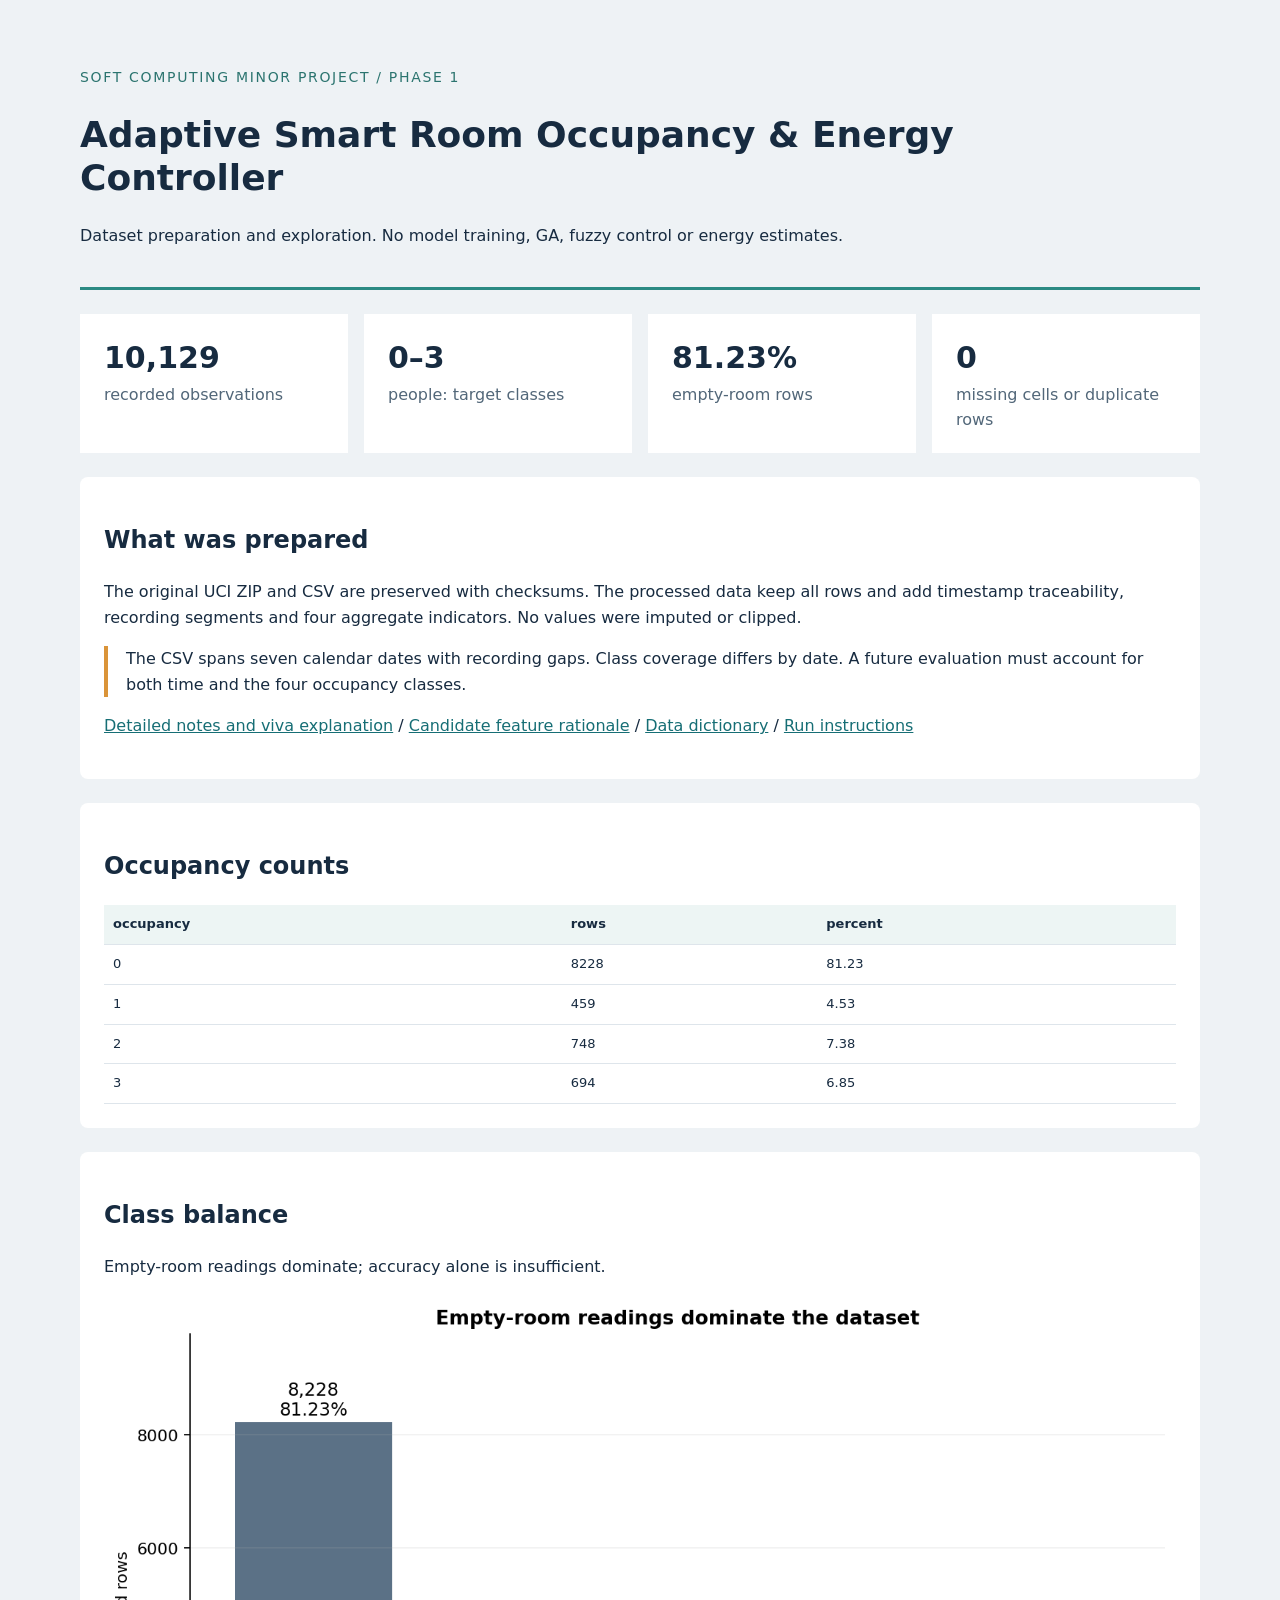
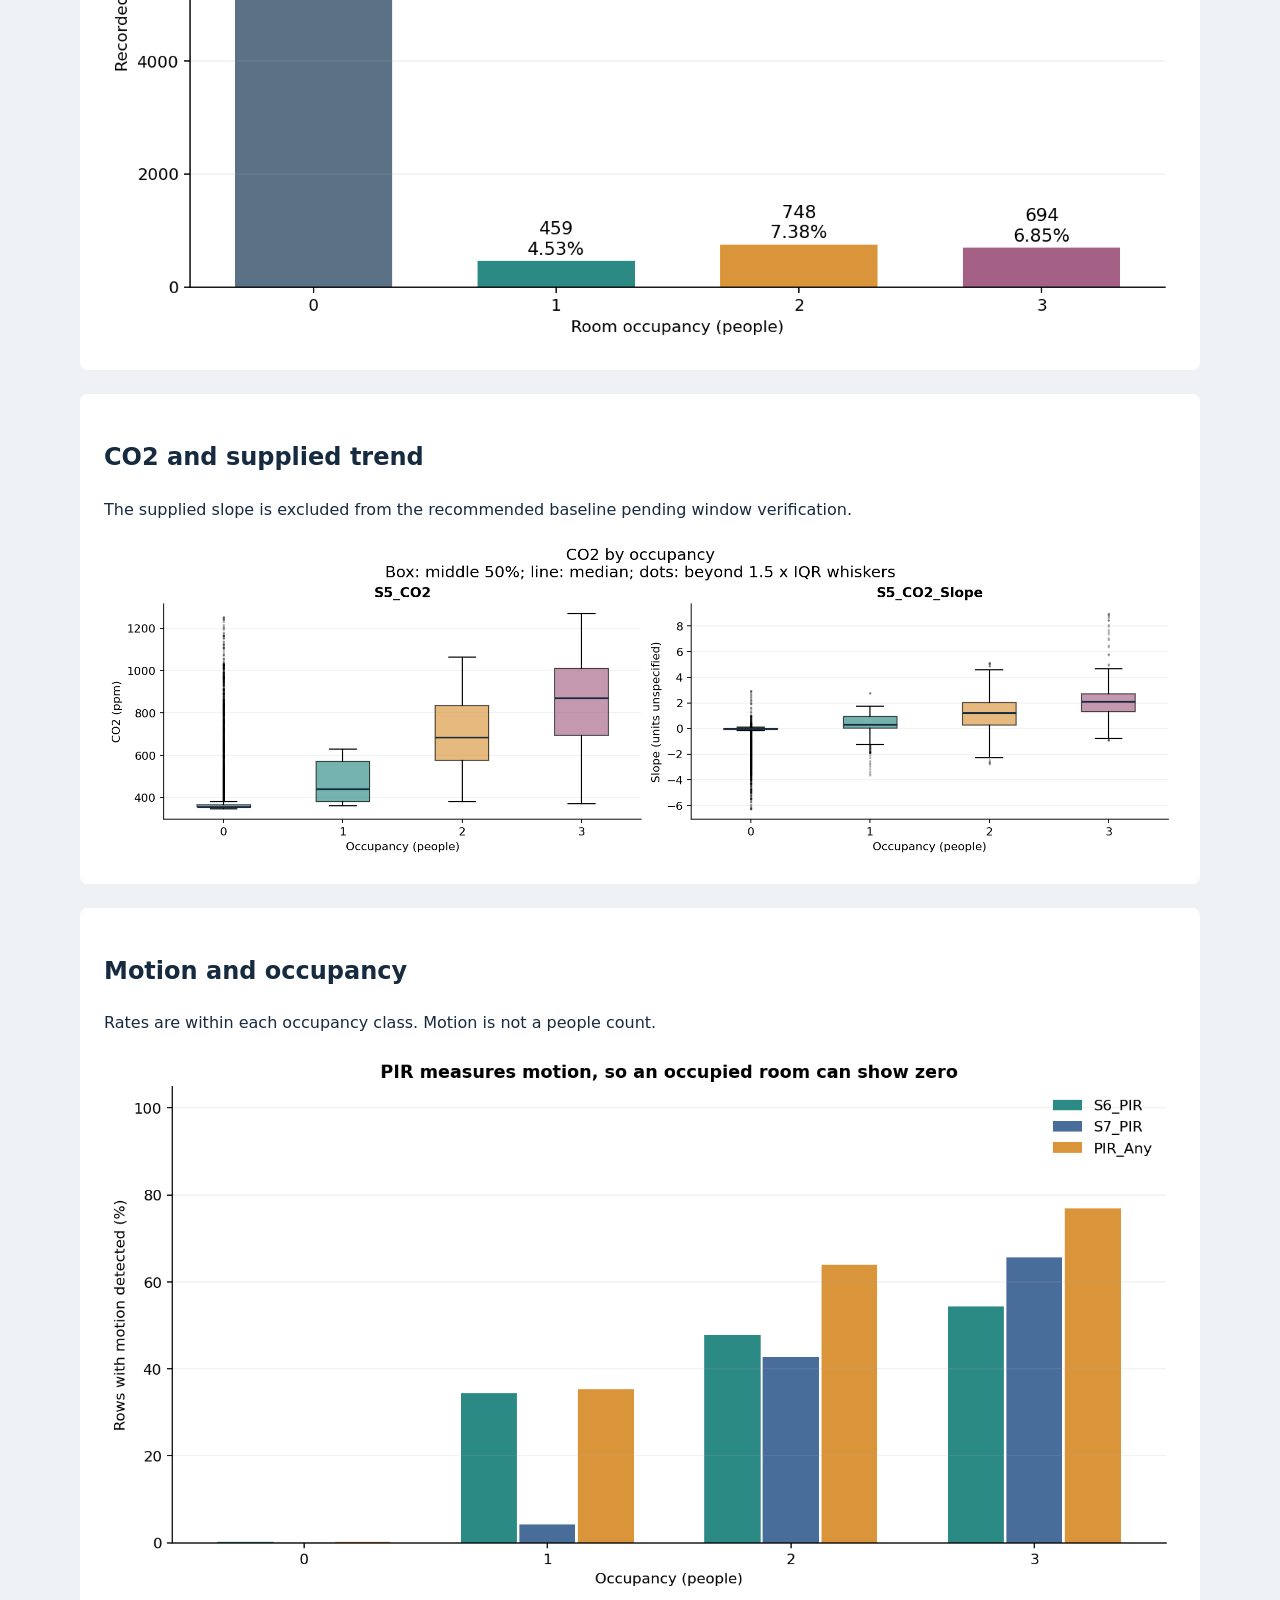
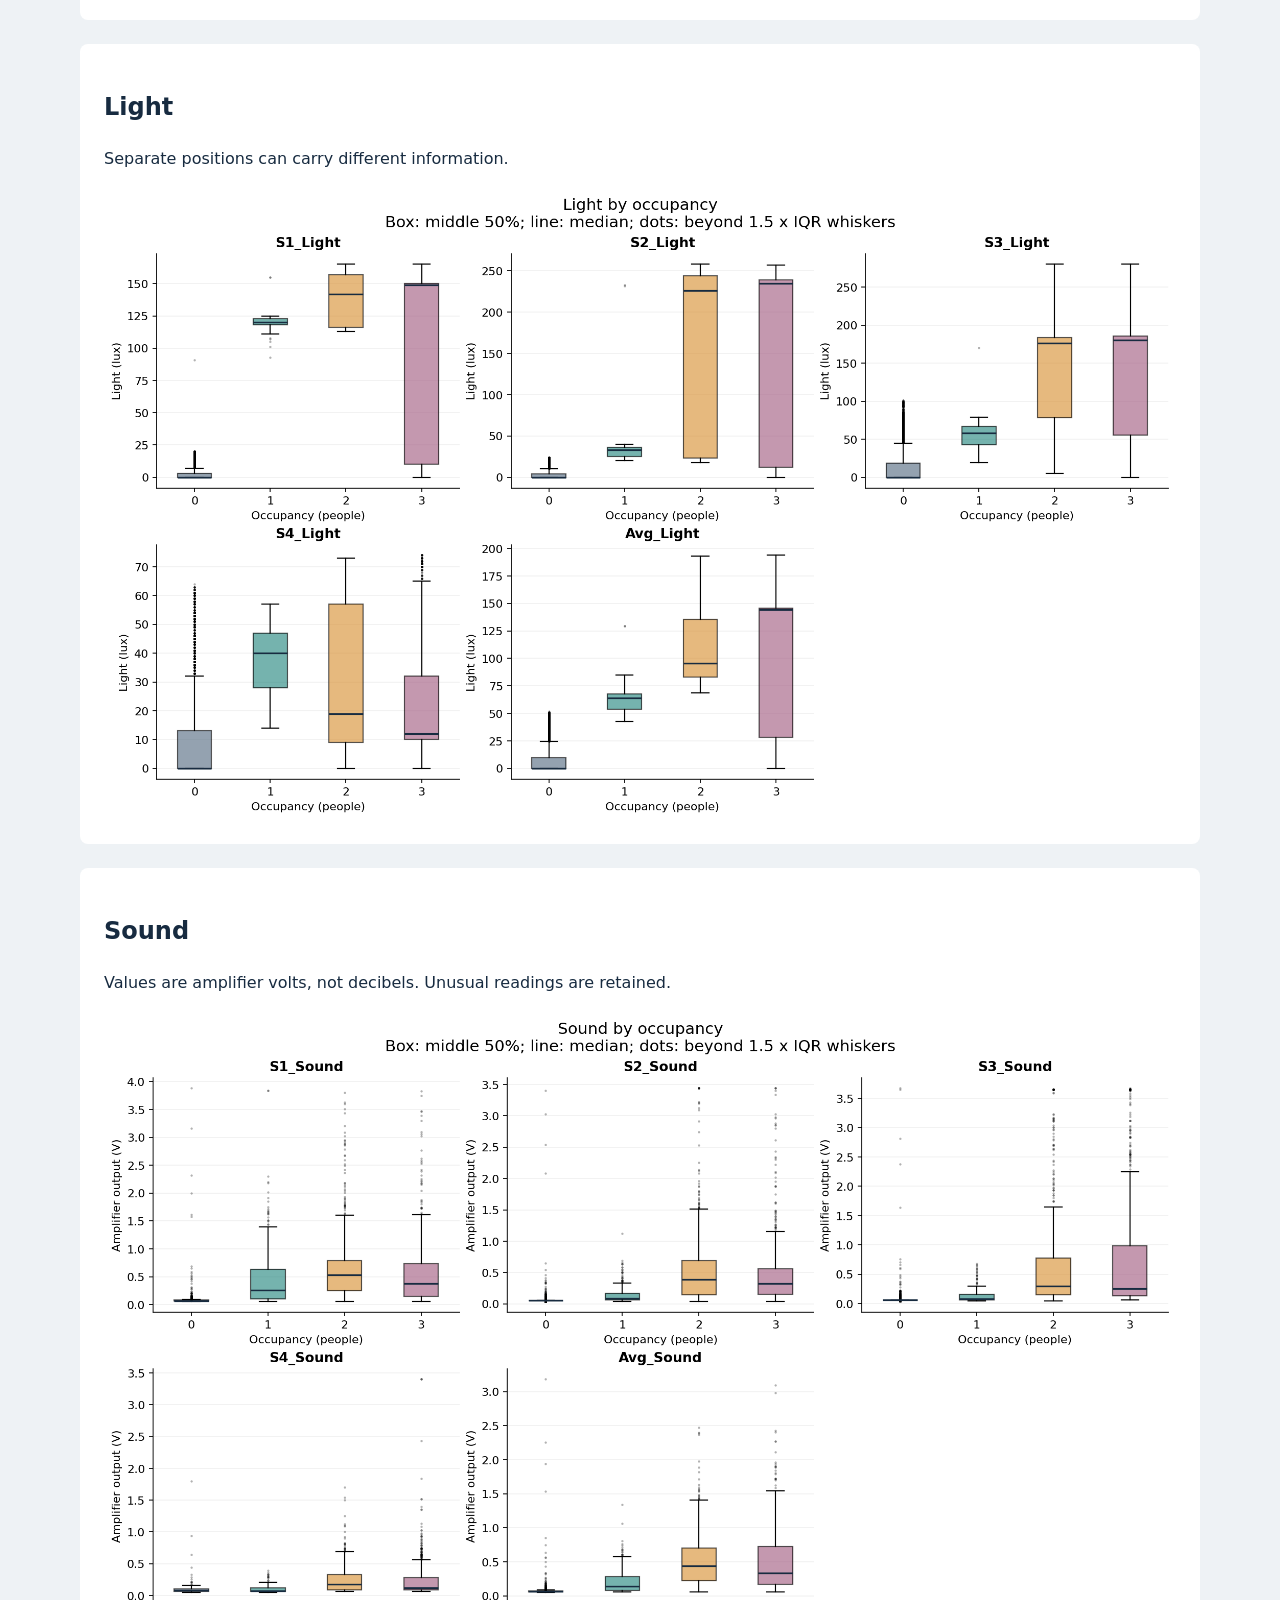
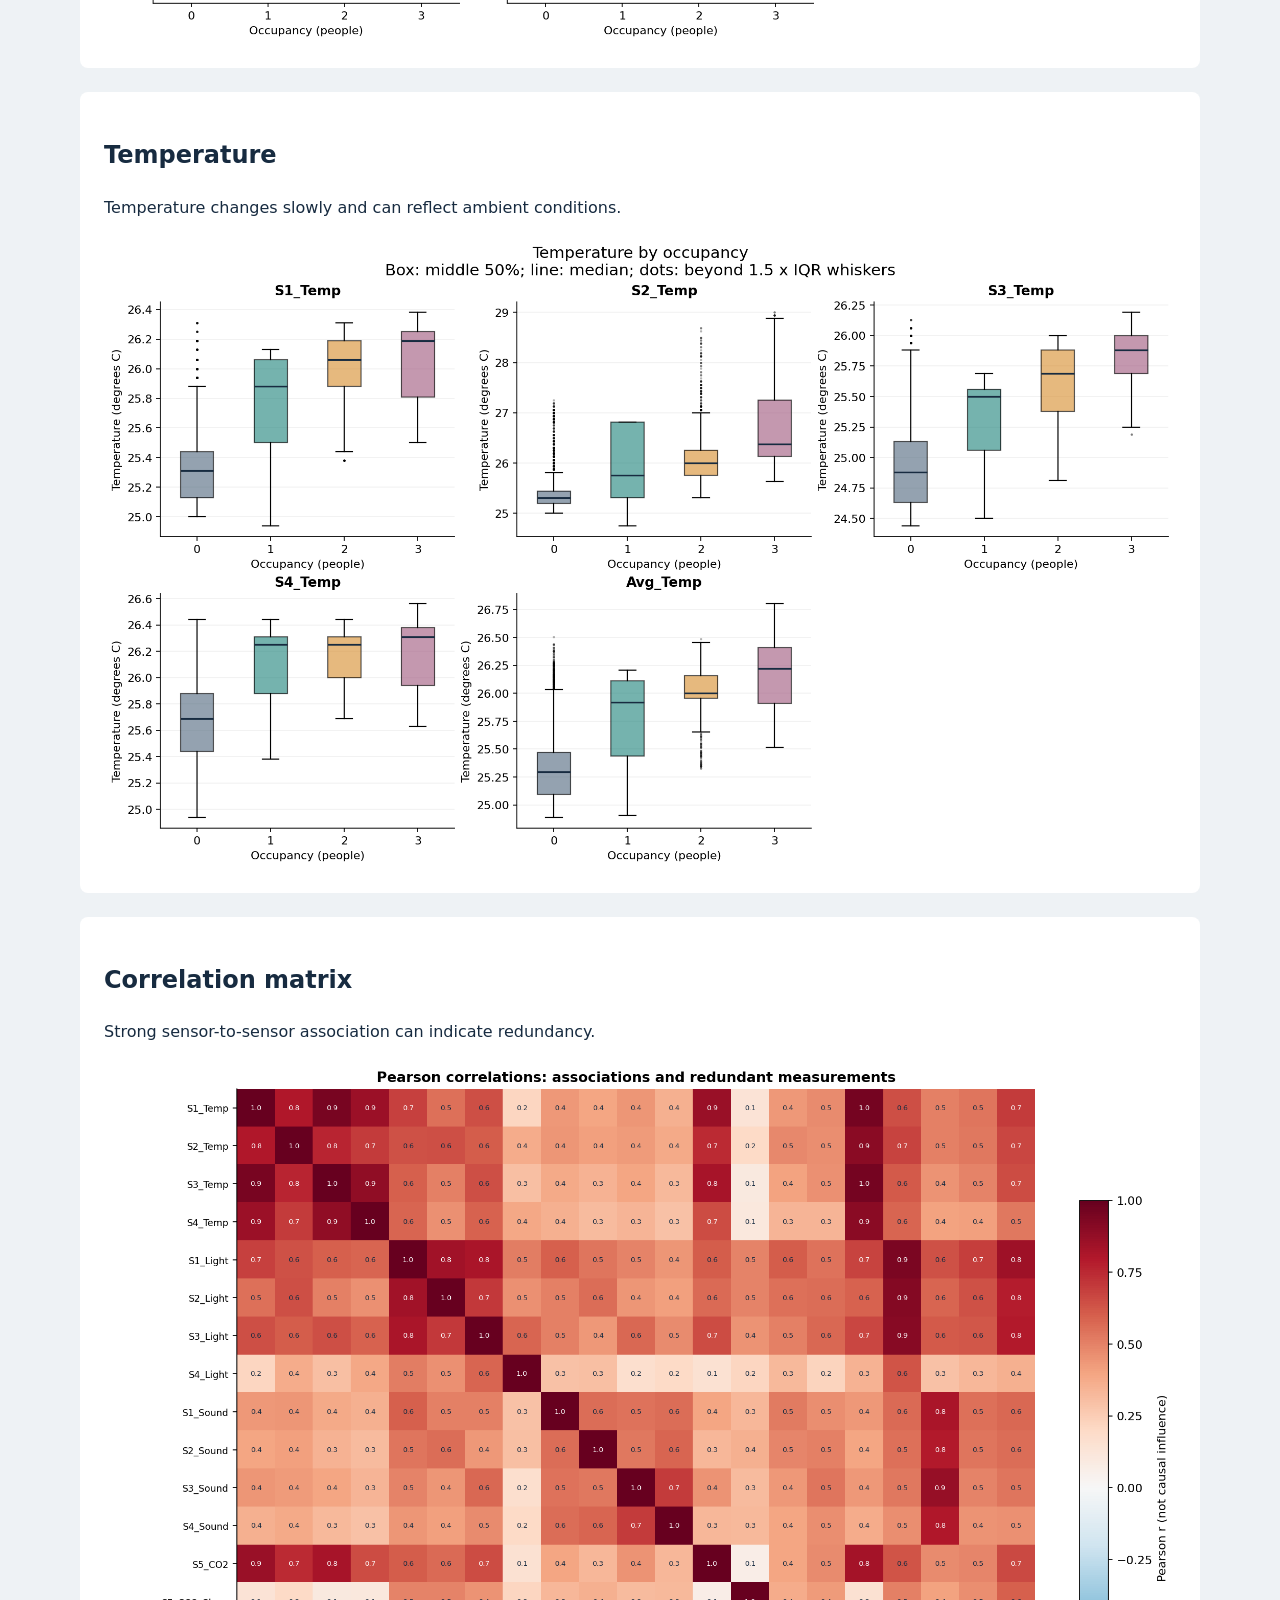
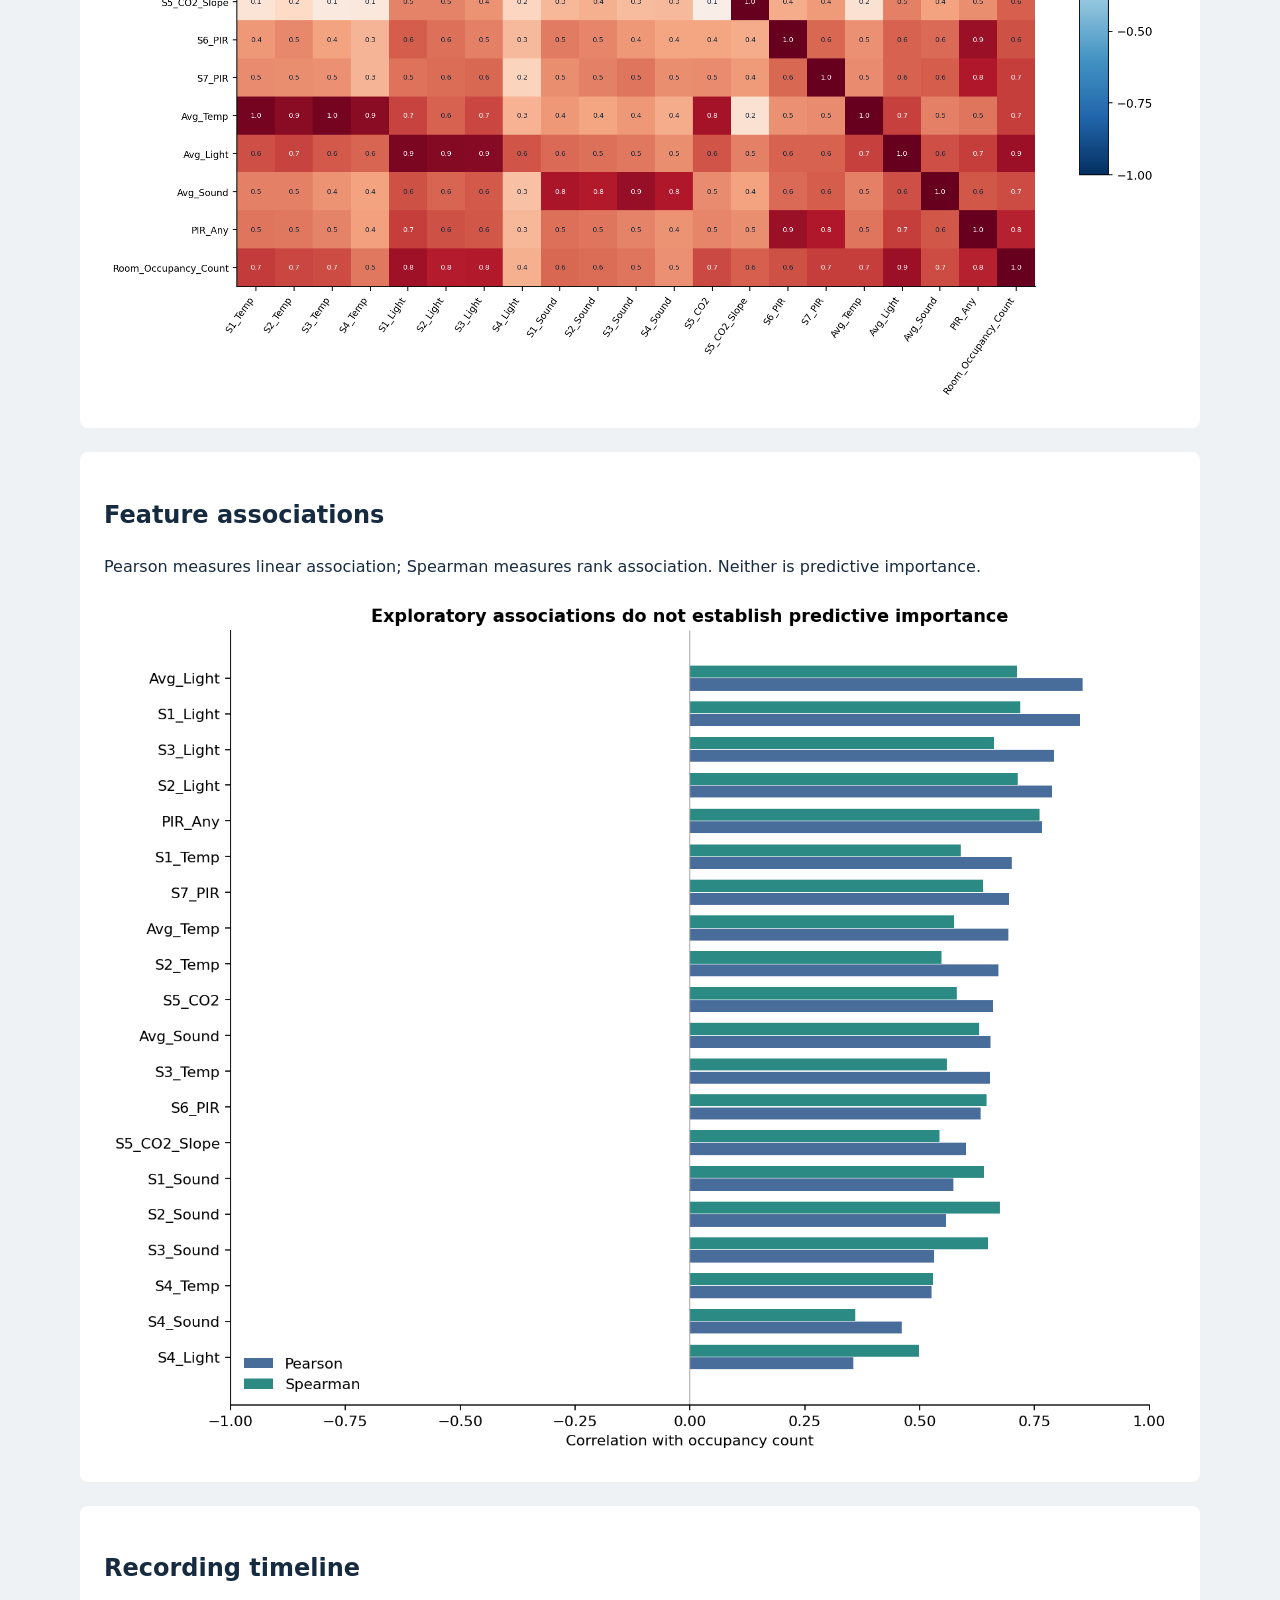
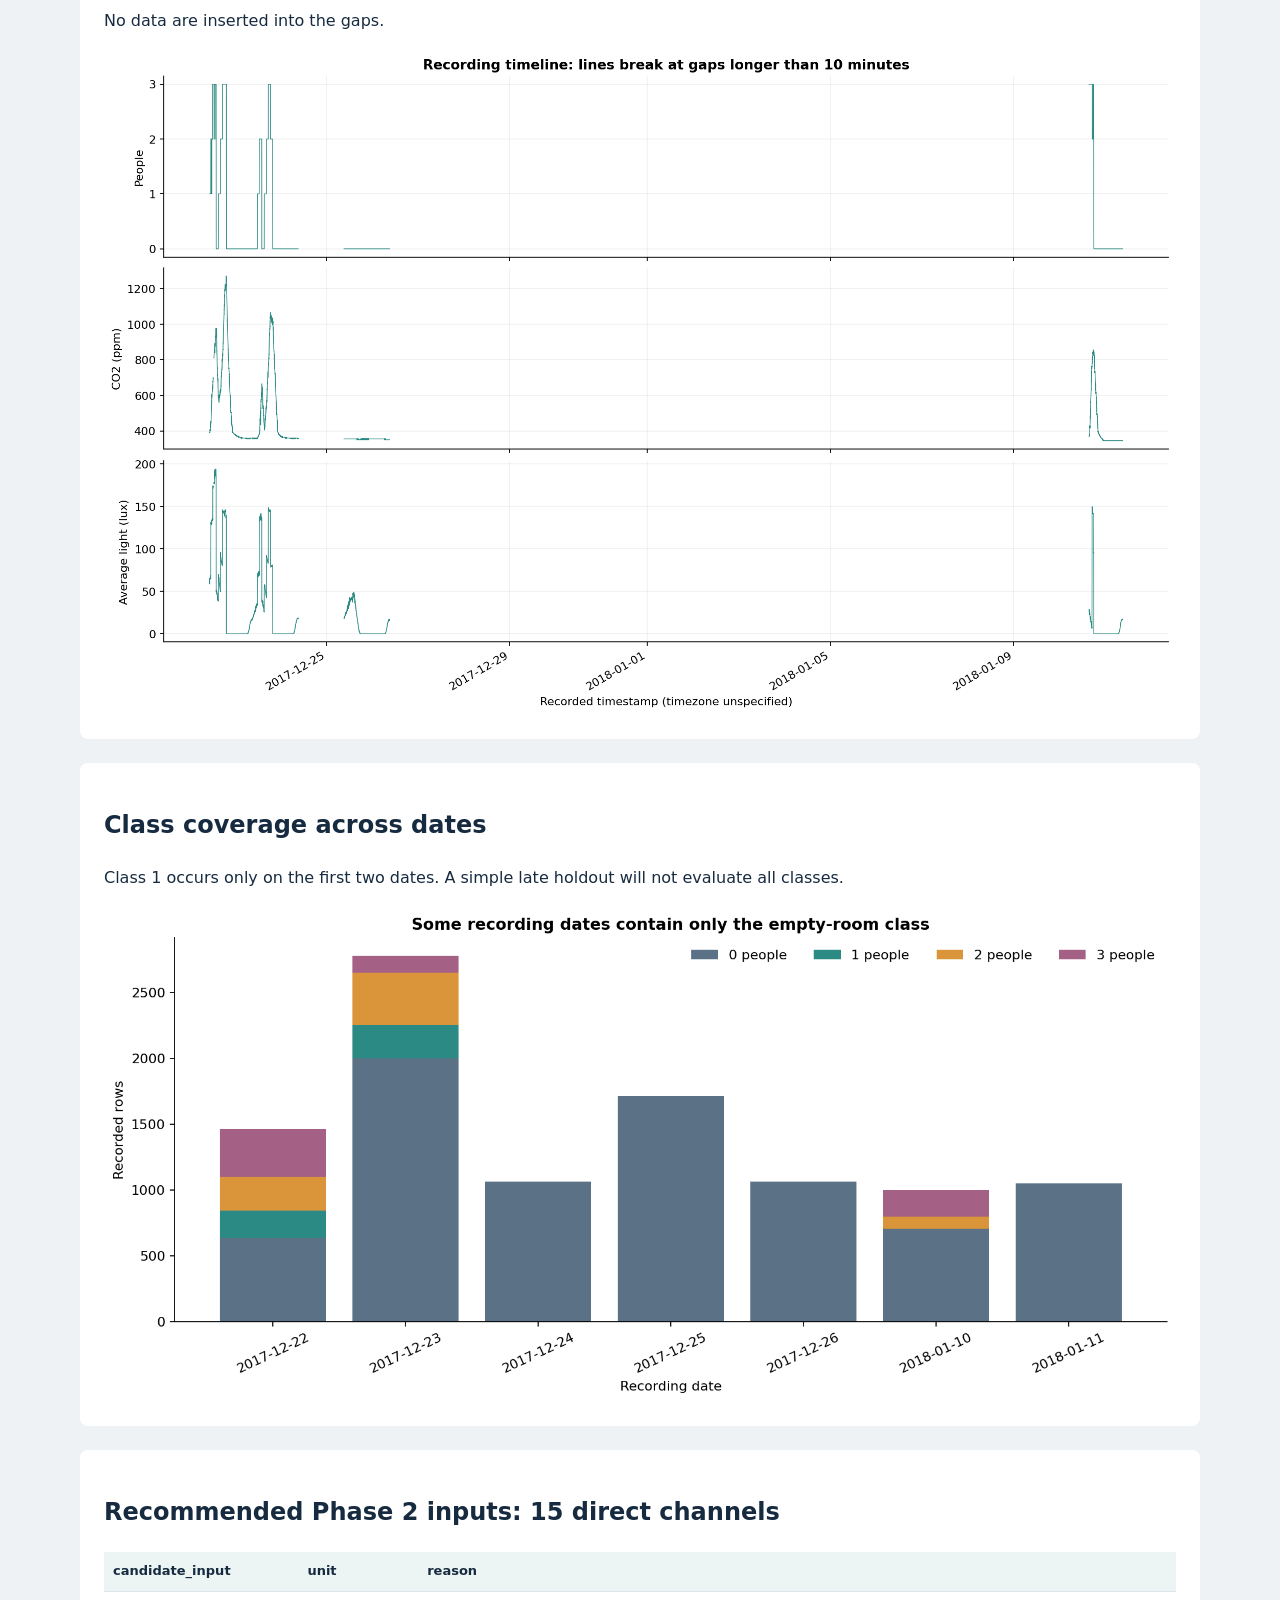
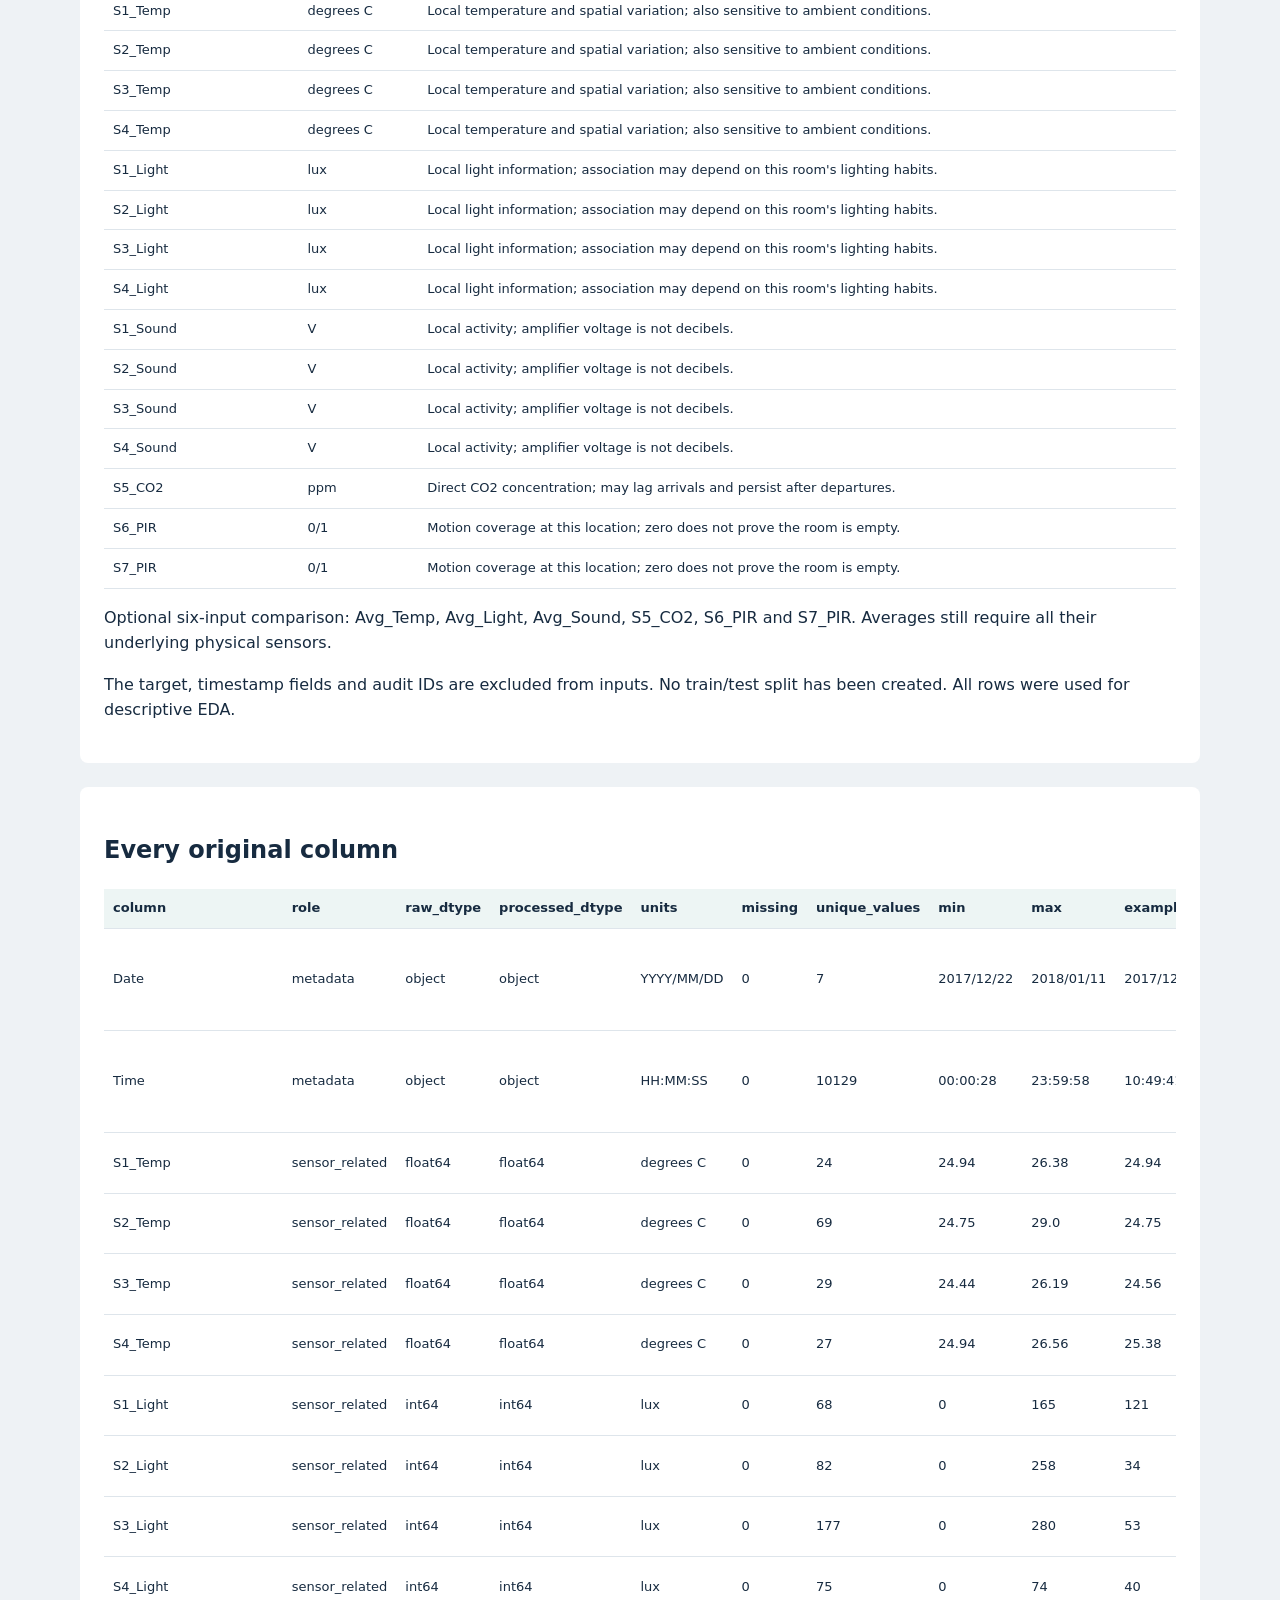
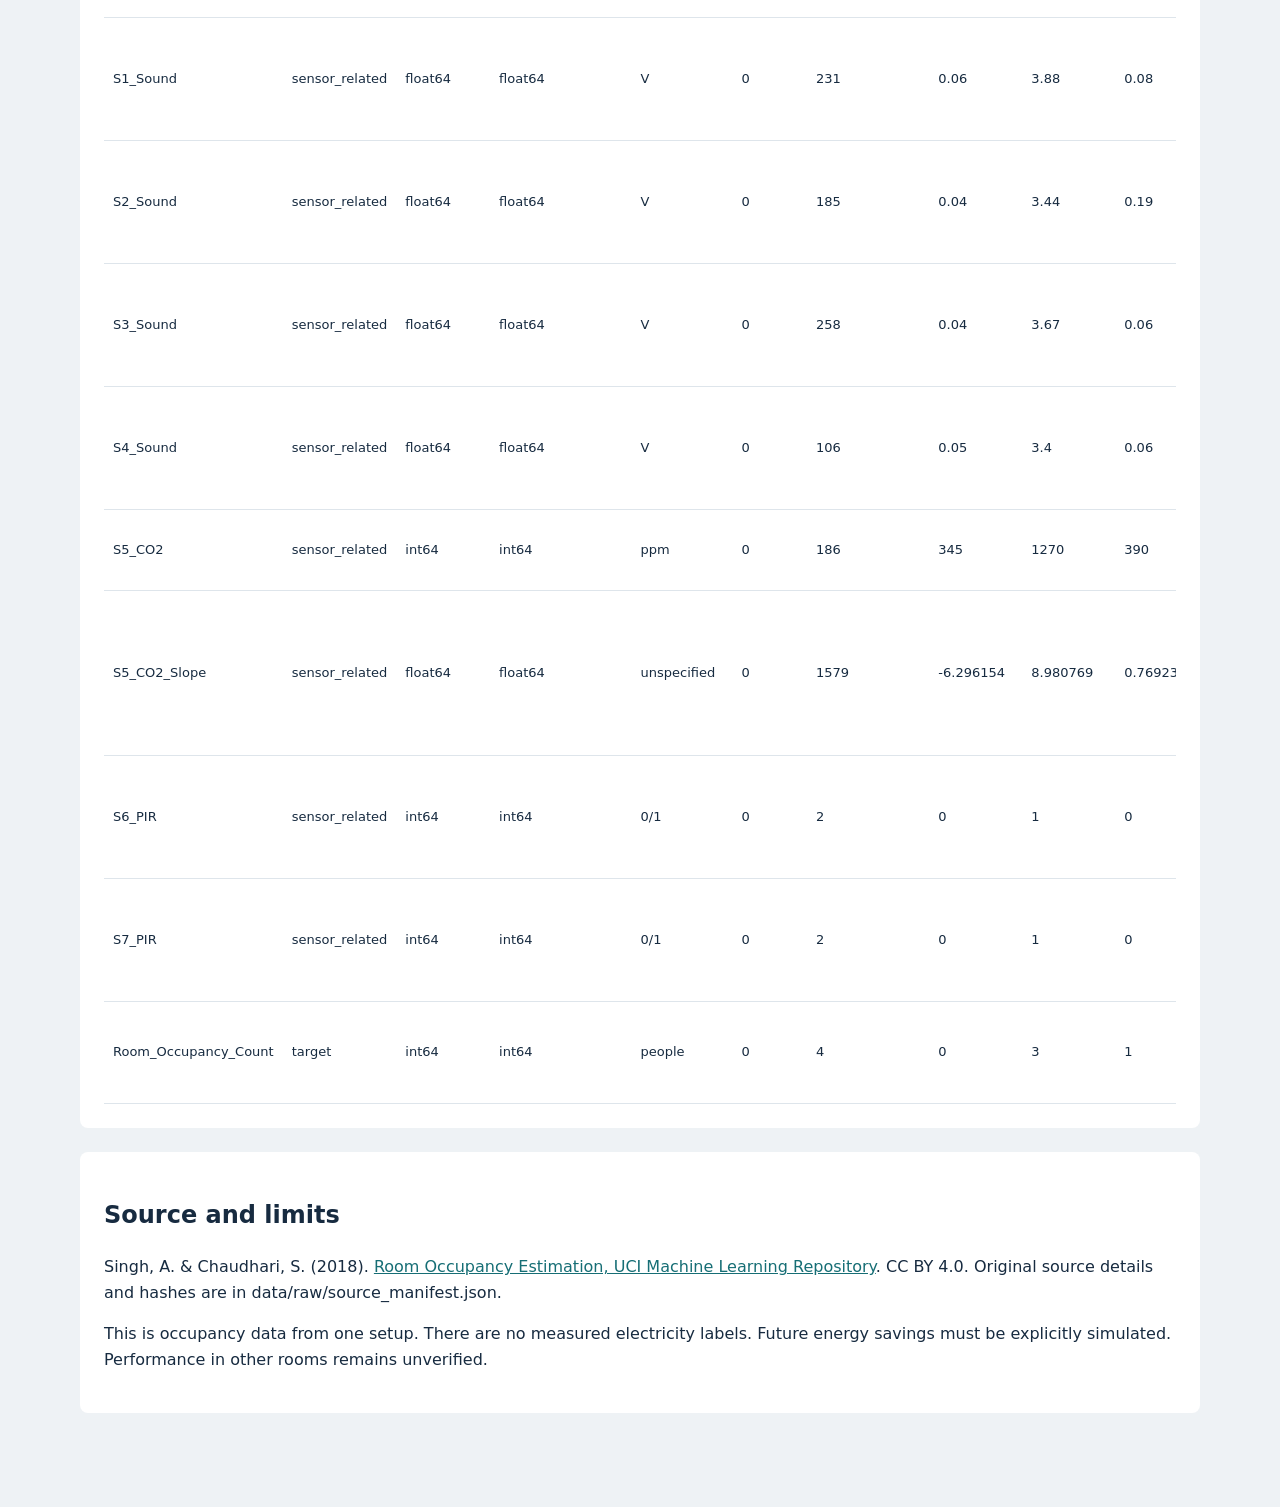
<file: outputs/phase1_report.html>
<!doctype html><html lang="en"><head><meta charset="utf-8">
<meta name="viewport" content="width=device-width,initial-scale=1"><title>SC Project: Phase 1</title>
<style>body{margin:0;background:#eef2f5;color:#172b40;font:16px/1.6 system-ui,sans-serif}
main{max-width:1120px;margin:auto;padding:38px 24px 70px}header{padding:28px 0 22px;border-bottom:3px solid #2b8a83}
h1{font-size:36px;line-height:1.2;max-width:900px}h2{font-size:24px}.kicker{font-size:14px;letter-spacing:.12em;color:#2b746f}
.metrics{display:flex;gap:16px;flex-wrap:wrap;margin:24px 0}.metric{background:#fff;padding:20px 24px;flex:1}
.metric strong{display:block;font-size:30px}.metric span{color:#526779}
section{background:white;padding:24px;margin:24px 0;border-radius:8px}section img{width:100%;height:auto;display:block;margin-top:18px}
table{border-collapse:collapse;font-size:13px;width:100%}th,td{border-bottom:1px solid #dee5eb;padding:9px;text-align:left}
th{background:#edf5f4}a{color:#166e75}.scroll{overflow:auto}.note{border-left:4px solid #da9439;padding-left:18px}
@media print{body{background:white}section{break-inside:avoid;padding:8px 0}main{padding:0}.scroll{overflow:visible}}
</style></head><body><main><header><div class="kicker">SOFT COMPUTING MINOR PROJECT / PHASE 1</div>
<h1>Adaptive Smart Room Occupancy &amp; Energy Controller</h1>
<p>Dataset preparation and exploration. No model training, GA, fuzzy control or energy estimates.</p></header><div class="metrics"><div class="metric"><strong>10,129</strong><span>recorded observations</span></div>
<div class="metric"><strong>0–3</strong><span>people: target classes</span></div>
<div class="metric"><strong>81.23%</strong><span>empty-room rows</span></div>
<div class="metric"><strong>0</strong><span>missing cells or duplicate rows</span></div></div>
<section><h2>What was prepared</h2><p>The original UCI ZIP and CSV are preserved with checksums.
The processed data keep all rows and add timestamp traceability, recording segments and four
aggregate indicators. No values were imputed or clipped.</p>
<p class="note">The CSV spans seven calendar dates with recording gaps. Class coverage differs by
date. A future evaluation must account for both time and the four occupancy classes.</p>
<p><a href="../docs/phase1_notes.md">Detailed notes and viva explanation</a> /
<a href="../docs/candidate_features.md">Candidate feature rationale</a> /
<a href="../docs/data_dictionary.md">Data dictionary</a> /
<a href="../README.md">Run instructions</a></p></section>
<section><h2>Occupancy counts</h2><table class="dataframe">
  <thead>
    <tr style="text-align: right;">
      <th>occupancy</th>
      <th>rows</th>
      <th>percent</th>
    </tr>
  </thead>
  <tbody>
    <tr>
      <td>0</td>
      <td>8228</td>
      <td>81.23</td>
    </tr>
    <tr>
      <td>1</td>
      <td>459</td>
      <td>4.53</td>
    </tr>
    <tr>
      <td>2</td>
      <td>748</td>
      <td>7.38</td>
    </tr>
    <tr>
      <td>3</td>
      <td>694</td>
      <td>6.85</td>
    </tr>
  </tbody>
</table></section><section><h2>Class balance</h2><p>Empty-room readings dominate; accuracy alone is insufficient.</p><img src="plots/01_occupancy_distribution.png" alt="Class balance"></section><section><h2>CO2 and supplied trend</h2><p>The supplied slope is excluded from the recommended baseline pending window verification.</p><img src="plots/02_co2_by_occupancy.png" alt="CO2 and supplied trend"></section><section><h2>Motion and occupancy</h2><p>Rates are within each occupancy class. Motion is not a people count.</p><img src="plots/03_pir_by_occupancy.png" alt="Motion and occupancy"></section><section><h2>Light</h2><p>Separate positions can carry different information.</p><img src="plots/04_light_by_occupancy.png" alt="Light"></section><section><h2>Sound</h2><p>Values are amplifier volts, not decibels. Unusual readings are retained.</p><img src="plots/05_sound_by_occupancy.png" alt="Sound"></section><section><h2>Temperature</h2><p>Temperature changes slowly and can reflect ambient conditions.</p><img src="plots/06_temperature_by_occupancy.png" alt="Temperature"></section><section><h2>Correlation matrix</h2><p>Strong sensor-to-sensor association can indicate redundancy.</p><img src="plots/07_correlation_matrix.png" alt="Correlation matrix"></section><section><h2>Feature associations</h2><p>Pearson measures linear association; Spearman measures rank association. Neither is predictive importance.</p><img src="plots/08_feature_target_associations.png" alt="Feature associations"></section><section><h2>Recording timeline</h2><p>No data are inserted into the gaps.</p><img src="plots/09_recording_timeline.png" alt="Recording timeline"></section><section><h2>Class coverage across dates</h2><p>Class 1 occurs only on the first two dates. A simple late holdout will not evaluate all classes.</p><img src="plots/10_occupancy_by_date.png" alt="Class coverage across dates"></section><section><h2>Recommended Phase 2 inputs: 15 direct channels</h2><table class="dataframe">
  <thead>
    <tr style="text-align: right;">
      <th>candidate_input</th>
      <th>unit</th>
      <th>reason</th>
    </tr>
  </thead>
  <tbody>
    <tr>
      <td>S1_Temp</td>
      <td>degrees C</td>
      <td>Local temperature and spatial variation; also sensitive to ambient conditions.</td>
    </tr>
    <tr>
      <td>S2_Temp</td>
      <td>degrees C</td>
      <td>Local temperature and spatial variation; also sensitive to ambient conditions.</td>
    </tr>
    <tr>
      <td>S3_Temp</td>
      <td>degrees C</td>
      <td>Local temperature and spatial variation; also sensitive to ambient conditions.</td>
    </tr>
    <tr>
      <td>S4_Temp</td>
      <td>degrees C</td>
      <td>Local temperature and spatial variation; also sensitive to ambient conditions.</td>
    </tr>
    <tr>
      <td>S1_Light</td>
      <td>lux</td>
      <td>Local light information; association may depend on this room's lighting habits.</td>
    </tr>
    <tr>
      <td>S2_Light</td>
      <td>lux</td>
      <td>Local light information; association may depend on this room's lighting habits.</td>
    </tr>
    <tr>
      <td>S3_Light</td>
      <td>lux</td>
      <td>Local light information; association may depend on this room's lighting habits.</td>
    </tr>
    <tr>
      <td>S4_Light</td>
      <td>lux</td>
      <td>Local light information; association may depend on this room's lighting habits.</td>
    </tr>
    <tr>
      <td>S1_Sound</td>
      <td>V</td>
      <td>Local activity; amplifier voltage is not decibels.</td>
    </tr>
    <tr>
      <td>S2_Sound</td>
      <td>V</td>
      <td>Local activity; amplifier voltage is not decibels.</td>
    </tr>
    <tr>
      <td>S3_Sound</td>
      <td>V</td>
      <td>Local activity; amplifier voltage is not decibels.</td>
    </tr>
    <tr>
      <td>S4_Sound</td>
      <td>V</td>
      <td>Local activity; amplifier voltage is not decibels.</td>
    </tr>
    <tr>
      <td>S5_CO2</td>
      <td>ppm</td>
      <td>Direct CO2 concentration; may lag arrivals and persist after departures.</td>
    </tr>
    <tr>
      <td>S6_PIR</td>
      <td>0/1</td>
      <td>Motion coverage at this location; zero does not prove the room is empty.</td>
    </tr>
    <tr>
      <td>S7_PIR</td>
      <td>0/1</td>
      <td>Motion coverage at this location; zero does not prove the room is empty.</td>
    </tr>
  </tbody>
</table><p>Optional six-input comparison: Avg_Temp, Avg_Light, Avg_Sound, S5_CO2,
S6_PIR and S7_PIR. Averages still require all their underlying physical sensors.</p>
<p>The target, timestamp fields and audit IDs are excluded from inputs. No train/test split
has been created. All rows were used for descriptive EDA.</p></section>
<section><h2>Every original column</h2><div class="scroll"><table class="dataframe">
  <thead>
    <tr style="text-align: right;">
      <th>column</th>
      <th>role</th>
      <th>raw_dtype</th>
      <th>processed_dtype</th>
      <th>units</th>
      <th>missing</th>
      <th>unique_values</th>
      <th>min</th>
      <th>max</th>
      <th>example</th>
      <th>meaning</th>
    </tr>
  </thead>
  <tbody>
    <tr>
      <td>Date</td>
      <td>metadata</td>
      <td>object</td>
      <td>object</td>
      <td>YYYY/MM/DD</td>
      <td>0</td>
      <td>7</td>
      <td>2017/12/22</td>
      <td>2018/01/11</td>
      <td>2017/12/22</td>
      <td>Recorded date; metadata only</td>
    </tr>
    <tr>
      <td>Time</td>
      <td>metadata</td>
      <td>object</td>
      <td>object</td>
      <td>HH:MM:SS</td>
      <td>0</td>
      <td>10129</td>
      <td>00:00:28</td>
      <td>23:59:58</td>
      <td>10:49:41</td>
      <td>Recorded time; timezone not supplied</td>
    </tr>
    <tr>
      <td>S1_Temp</td>
      <td>sensor_related</td>
      <td>float64</td>
      <td>float64</td>
      <td>degrees C</td>
      <td>0</td>
      <td>24</td>
      <td>24.94</td>
      <td>26.38</td>
      <td>24.94</td>
      <td>Temperature at node S1</td>
    </tr>
    <tr>
      <td>S2_Temp</td>
      <td>sensor_related</td>
      <td>float64</td>
      <td>float64</td>
      <td>degrees C</td>
      <td>0</td>
      <td>69</td>
      <td>24.75</td>
      <td>29.0</td>
      <td>24.75</td>
      <td>Temperature at node S2</td>
    </tr>
    <tr>
      <td>S3_Temp</td>
      <td>sensor_related</td>
      <td>float64</td>
      <td>float64</td>
      <td>degrees C</td>
      <td>0</td>
      <td>29</td>
      <td>24.44</td>
      <td>26.19</td>
      <td>24.56</td>
      <td>Temperature at node S3</td>
    </tr>
    <tr>
      <td>S4_Temp</td>
      <td>sensor_related</td>
      <td>float64</td>
      <td>float64</td>
      <td>degrees C</td>
      <td>0</td>
      <td>27</td>
      <td>24.94</td>
      <td>26.56</td>
      <td>25.38</td>
      <td>Temperature at node S4</td>
    </tr>
    <tr>
      <td>S1_Light</td>
      <td>sensor_related</td>
      <td>int64</td>
      <td>int64</td>
      <td>lux</td>
      <td>0</td>
      <td>68</td>
      <td>0</td>
      <td>165</td>
      <td>121</td>
      <td>Light at node S1</td>
    </tr>
    <tr>
      <td>S2_Light</td>
      <td>sensor_related</td>
      <td>int64</td>
      <td>int64</td>
      <td>lux</td>
      <td>0</td>
      <td>82</td>
      <td>0</td>
      <td>258</td>
      <td>34</td>
      <td>Light at node S2</td>
    </tr>
    <tr>
      <td>S3_Light</td>
      <td>sensor_related</td>
      <td>int64</td>
      <td>int64</td>
      <td>lux</td>
      <td>0</td>
      <td>177</td>
      <td>0</td>
      <td>280</td>
      <td>53</td>
      <td>Light at node S3</td>
    </tr>
    <tr>
      <td>S4_Light</td>
      <td>sensor_related</td>
      <td>int64</td>
      <td>int64</td>
      <td>lux</td>
      <td>0</td>
      <td>75</td>
      <td>0</td>
      <td>74</td>
      <td>40</td>
      <td>Light at node S4</td>
    </tr>
    <tr>
      <td>S1_Sound</td>
      <td>sensor_related</td>
      <td>float64</td>
      <td>float64</td>
      <td>V</td>
      <td>0</td>
      <td>231</td>
      <td>0.06</td>
      <td>3.88</td>
      <td>0.08</td>
      <td>Sound amplifier voltage at node S1, not decibels</td>
    </tr>
    <tr>
      <td>S2_Sound</td>
      <td>sensor_related</td>
      <td>float64</td>
      <td>float64</td>
      <td>V</td>
      <td>0</td>
      <td>185</td>
      <td>0.04</td>
      <td>3.44</td>
      <td>0.19</td>
      <td>Sound amplifier voltage at node S2, not decibels</td>
    </tr>
    <tr>
      <td>S3_Sound</td>
      <td>sensor_related</td>
      <td>float64</td>
      <td>float64</td>
      <td>V</td>
      <td>0</td>
      <td>258</td>
      <td>0.04</td>
      <td>3.67</td>
      <td>0.06</td>
      <td>Sound amplifier voltage at node S3, not decibels</td>
    </tr>
    <tr>
      <td>S4_Sound</td>
      <td>sensor_related</td>
      <td>float64</td>
      <td>float64</td>
      <td>V</td>
      <td>0</td>
      <td>106</td>
      <td>0.05</td>
      <td>3.4</td>
      <td>0.06</td>
      <td>Sound amplifier voltage at node S4, not decibels</td>
    </tr>
    <tr>
      <td>S5_CO2</td>
      <td>sensor_related</td>
      <td>int64</td>
      <td>int64</td>
      <td>ppm</td>
      <td>0</td>
      <td>186</td>
      <td>345</td>
      <td>1270</td>
      <td>390</td>
      <td>CO2 concentration at node S5</td>
    </tr>
    <tr>
      <td>S5_CO2_Slope</td>
      <td>sensor_related</td>
      <td>float64</td>
      <td>float64</td>
      <td>unspecified</td>
      <td>0</td>
      <td>1579</td>
      <td>-6.296154</td>
      <td>8.980769</td>
      <td>0.769231</td>
      <td>Supplied CO2 window slope; alignment and time units unverified</td>
    </tr>
    <tr>
      <td>S6_PIR</td>
      <td>sensor_related</td>
      <td>int64</td>
      <td>int64</td>
      <td>0/1</td>
      <td>0</td>
      <td>2</td>
      <td>0</td>
      <td>1</td>
      <td>0</td>
      <td>Motion detection at node S6; not a count of people</td>
    </tr>
    <tr>
      <td>S7_PIR</td>
      <td>sensor_related</td>
      <td>int64</td>
      <td>int64</td>
      <td>0/1</td>
      <td>0</td>
      <td>2</td>
      <td>0</td>
      <td>1</td>
      <td>0</td>
      <td>Motion detection at node S7; not a count of people</td>
    </tr>
    <tr>
      <td>Room_Occupancy_Count</td>
      <td>target</td>
      <td>int64</td>
      <td>int64</td>
      <td>people</td>
      <td>0</td>
      <td>4</td>
      <td>0</td>
      <td>3</td>
      <td>1</td>
      <td>Manually recorded occupancy class, 0 to 3</td>
    </tr>
  </tbody>
</table></div></section><section><h2>Source and limits</h2><p>Singh, A. &amp; Chaudhari, S. (2018).
<a href="https://doi.org/10.24432/C5P605">Room Occupancy Estimation, UCI Machine Learning Repository</a>.
CC BY 4.0. Original source details and hashes are in data/raw/source_manifest.json.</p>
<p>This is occupancy data from one setup. There are no measured electricity labels.
Future energy savings must be explicitly simulated. Performance in other rooms remains
unverified.</p></section></main></body></html>
</file>
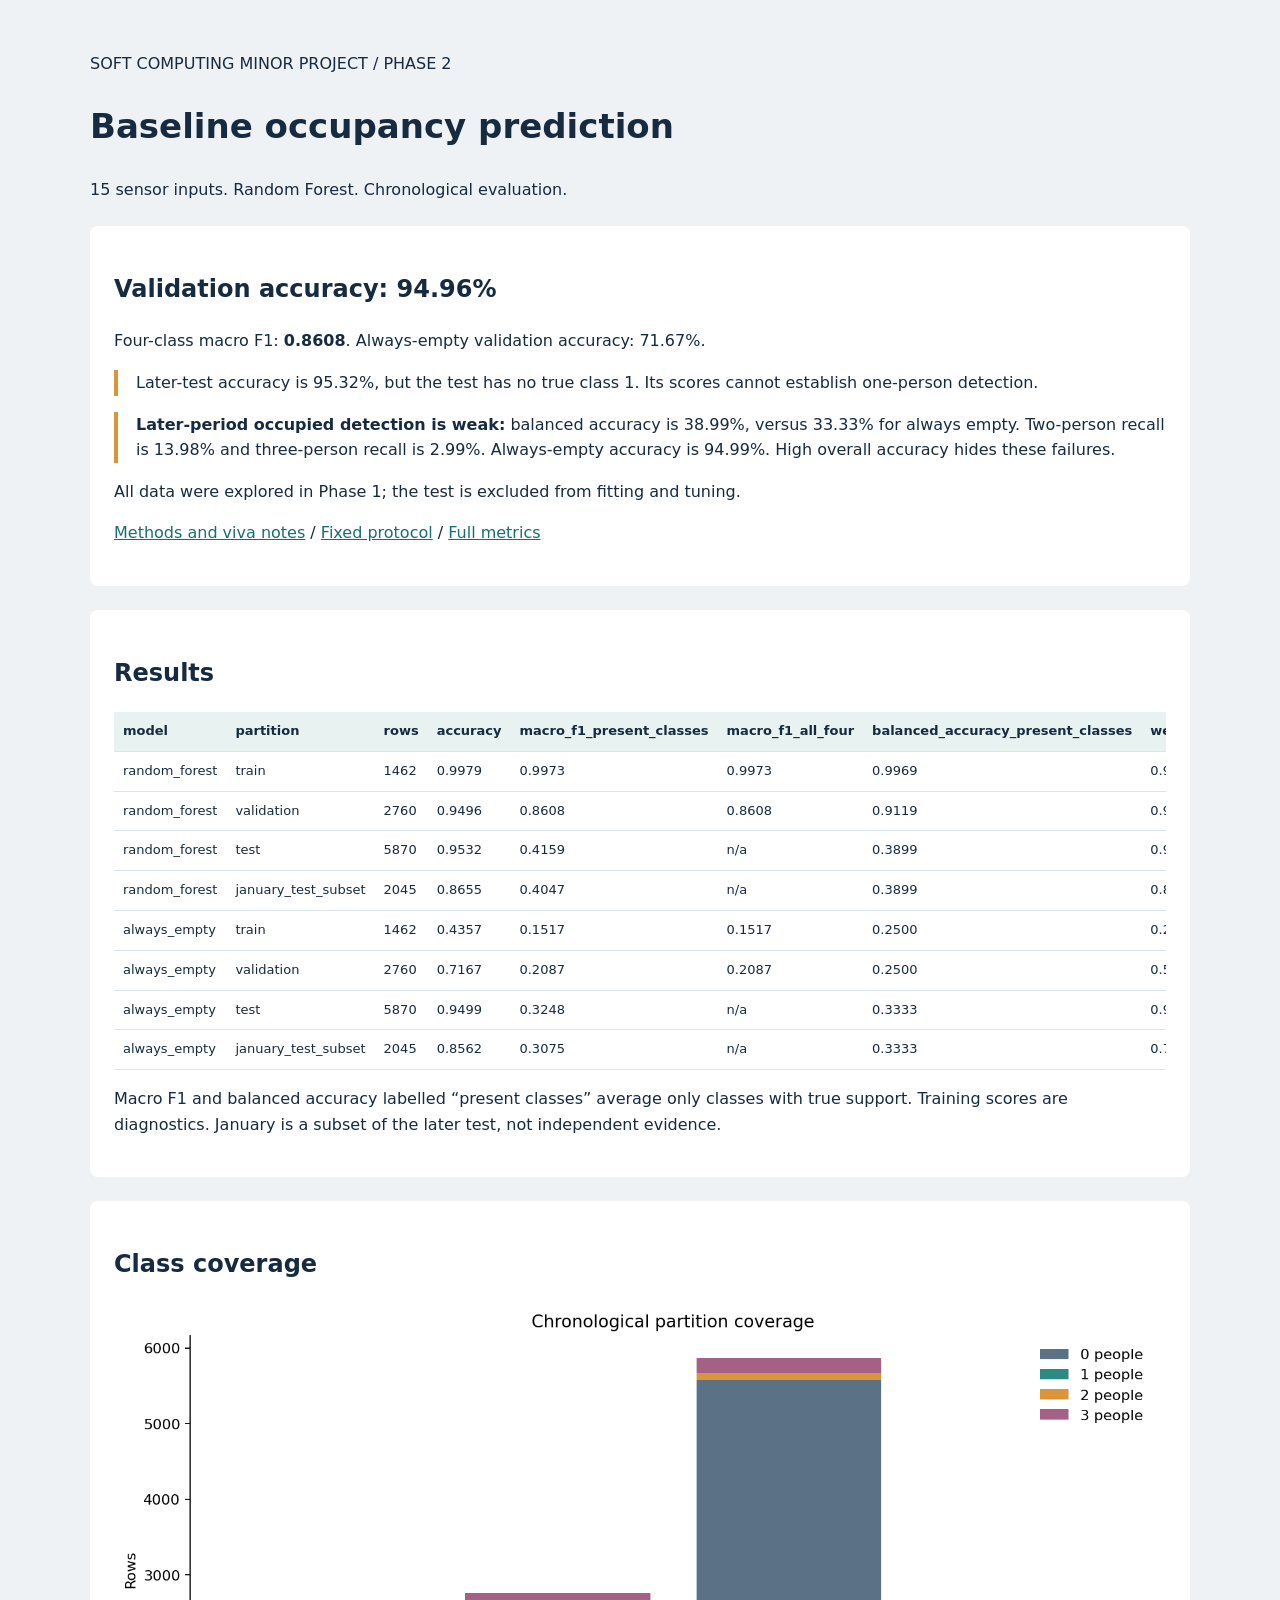
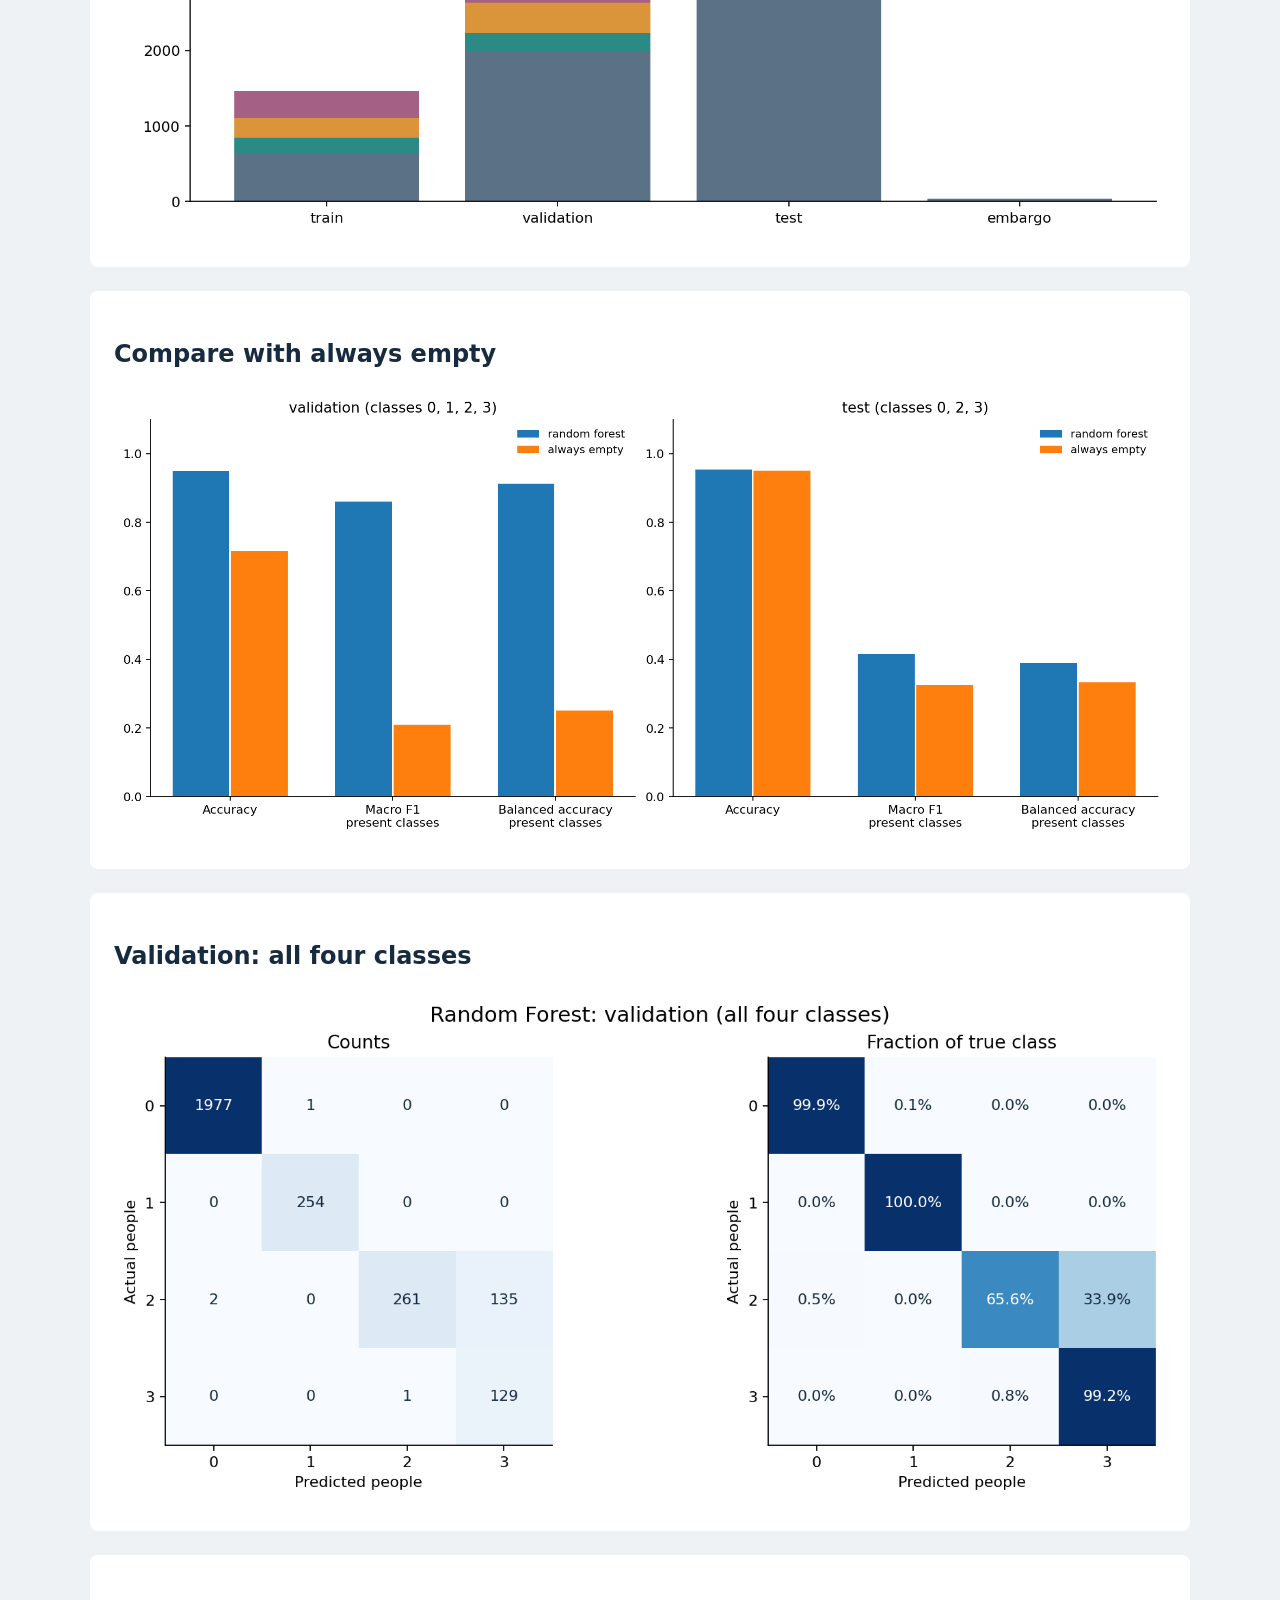
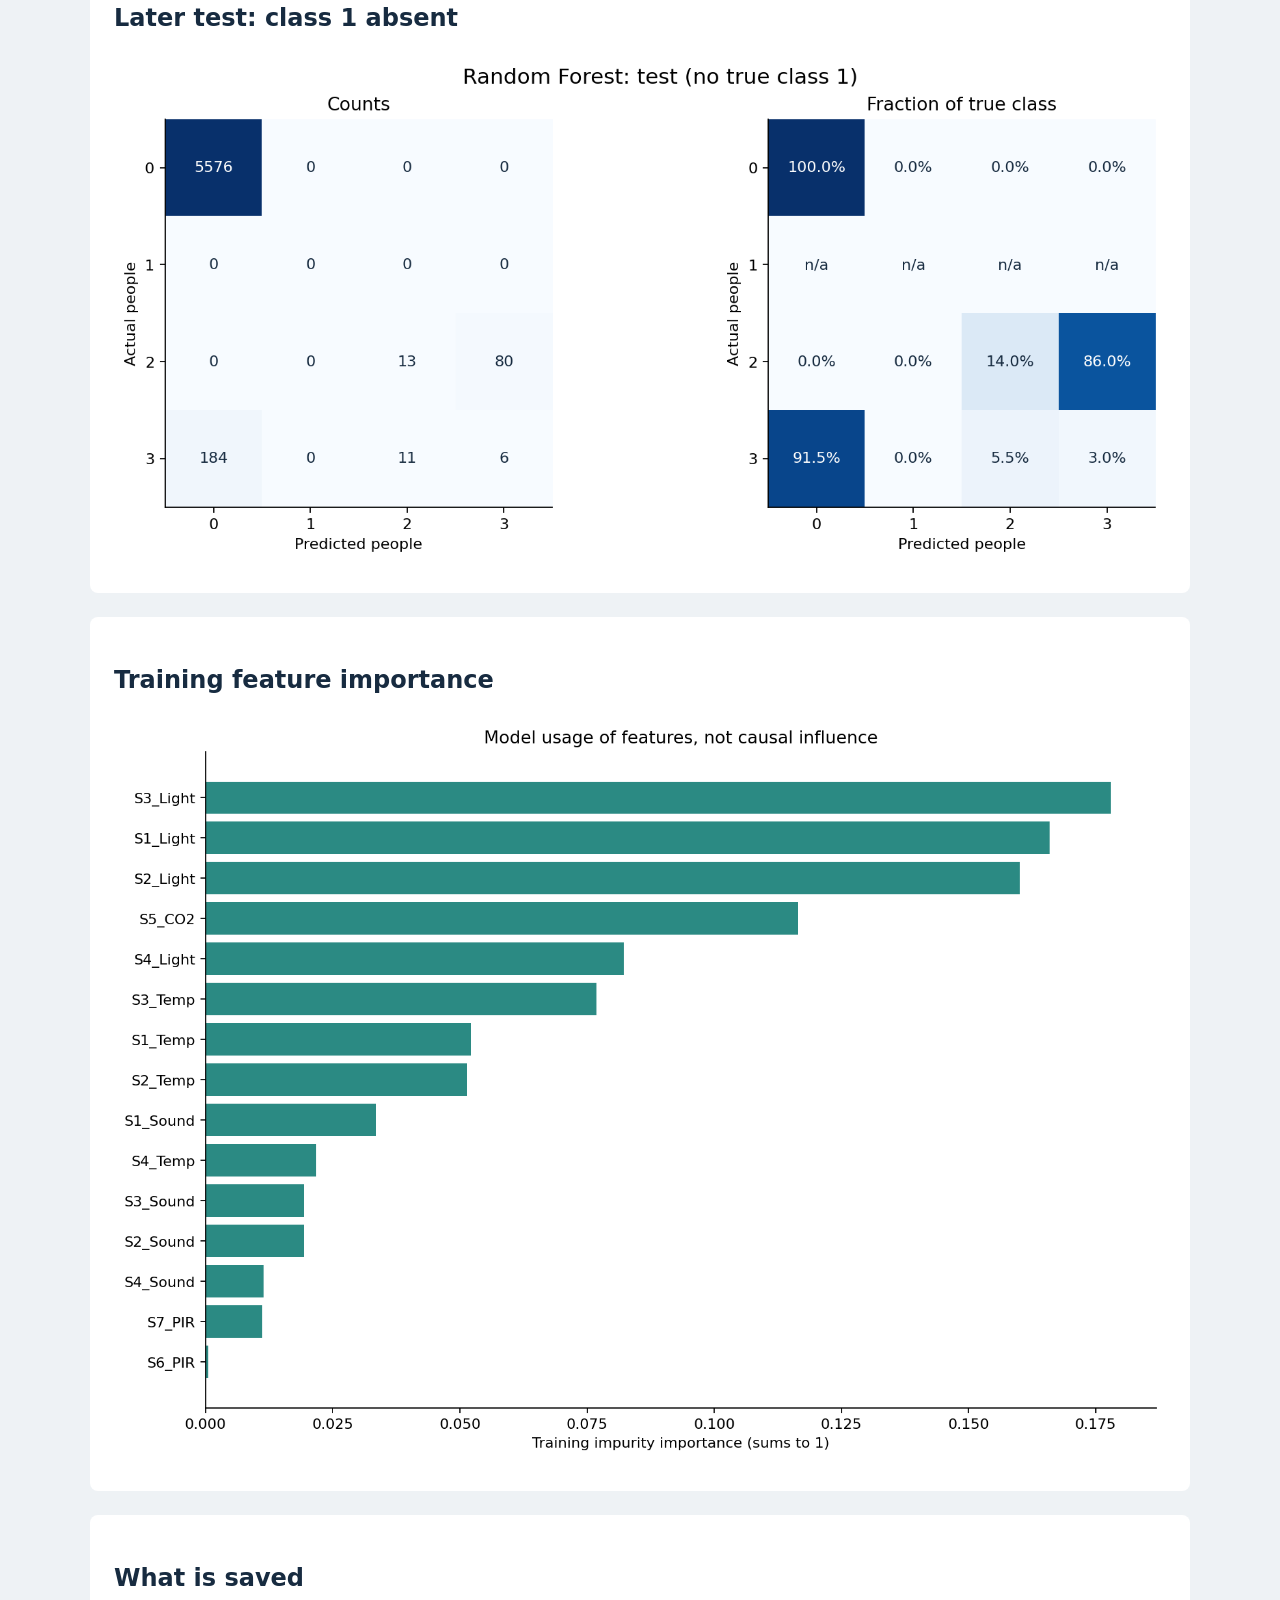
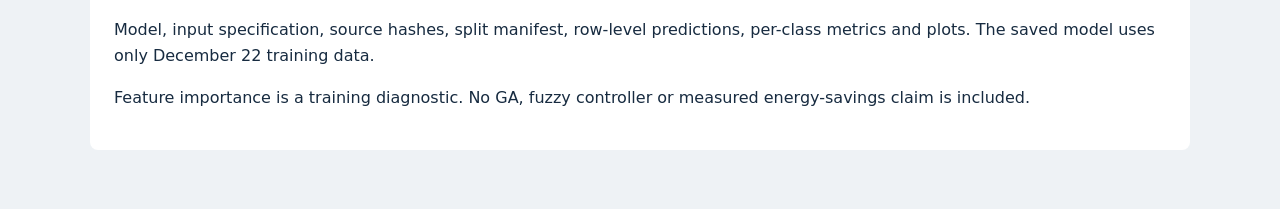
<file: outputs/phase2/report.html>
<!doctype html><html lang="en"><meta charset="utf-8"><meta name="viewport" content="width=device-width,initial-scale=1">
<title>SC Project: Phase 2</title><style>
body{background:#eef2f5;color:#172b40;font:16px/1.6 system-ui;margin:0}main{max-width:1100px;margin:auto;padding:35px 24px}
h1{font-size:34px}section{background:white;border-radius:8px;padding:24px;margin:24px 0}
img{width:100%;height:auto}table{border-collapse:collapse;width:100%;font-size:13px}
td,th{padding:9px;border-bottom:1px solid #dce5e9;text-align:left}th{background:#e8f2f1}
.scroll{overflow:auto}a{color:#166e75}.note{border-left:4px solid #da9439;padding-left:18px}
</style><body><main><p>SOFT COMPUTING MINOR PROJECT / PHASE 2</p><h1>Baseline occupancy prediction</h1>
<p>15 sensor inputs. Random Forest. Chronological evaluation.</p>
<section><h2>Validation accuracy: 94.96%</h2><p>Four-class macro F1: <strong>0.8608</strong>.
Always-empty validation accuracy: 71.67%.</p>
<p class="note">Later-test accuracy is 95.32%, but the test has no true class 1.
Its scores cannot establish one-person detection.</p>
<p class="note"><strong>Later-period occupied detection is weak:</strong> balanced accuracy is
38.99%, versus 33.33% for always empty.
Two-person recall is 13.98% and three-person recall is 2.99%. Always-empty accuracy is
94.99%. High overall accuracy hides these failures.</p><p>All data were explored in Phase 1;
the test is excluded from fitting and tuning.</p>
<p><a href="../../docs/phase2_notes.md">Methods and viva notes</a> /
<a href="../../docs/phase2_protocol.json">Fixed protocol</a> /
<a href="tables/metrics.csv">Full metrics</a></p></section>
<section><h2>Results</h2><div class="scroll"><table class="dataframe">
  <thead>
    <tr style="text-align: right;">
      <th>model</th>
      <th>partition</th>
      <th>rows</th>
      <th>accuracy</th>
      <th>macro_f1_present_classes</th>
      <th>macro_f1_all_four</th>
      <th>balanced_accuracy_present_classes</th>
      <th>weighted_f1</th>
      <th>true_classes</th>
    </tr>
  </thead>
  <tbody>
    <tr>
      <td>random_forest</td>
      <td>train</td>
      <td>1462</td>
      <td>0.9979</td>
      <td>0.9973</td>
      <td>0.9973</td>
      <td>0.9969</td>
      <td>0.9979</td>
      <td>0,1,2,3</td>
    </tr>
    <tr>
      <td>random_forest</td>
      <td>validation</td>
      <td>2760</td>
      <td>0.9496</td>
      <td>0.8608</td>
      <td>0.8608</td>
      <td>0.9119</td>
      <td>0.9529</td>
      <td>0,1,2,3</td>
    </tr>
    <tr>
      <td>random_forest</td>
      <td>test</td>
      <td>5870</td>
      <td>0.9532</td>
      <td>0.4159</td>
      <td>n/a</td>
      <td>0.3899</td>
      <td>0.9394</td>
      <td>0,2,3</td>
    </tr>
    <tr>
      <td>random_forest</td>
      <td>january_test_subset</td>
      <td>2045</td>
      <td>0.8655</td>
      <td>0.4047</td>
      <td>n/a</td>
      <td>0.3899</td>
      <td>0.8277</td>
      <td>0,2,3</td>
    </tr>
    <tr>
      <td>always_empty</td>
      <td>train</td>
      <td>1462</td>
      <td>0.4357</td>
      <td>0.1517</td>
      <td>0.1517</td>
      <td>0.2500</td>
      <td>0.2645</td>
      <td>0,1,2,3</td>
    </tr>
    <tr>
      <td>always_empty</td>
      <td>validation</td>
      <td>2760</td>
      <td>0.7167</td>
      <td>0.2087</td>
      <td>0.2087</td>
      <td>0.2500</td>
      <td>0.5984</td>
      <td>0,1,2,3</td>
    </tr>
    <tr>
      <td>always_empty</td>
      <td>test</td>
      <td>5870</td>
      <td>0.9499</td>
      <td>0.3248</td>
      <td>n/a</td>
      <td>0.3333</td>
      <td>0.9255</td>
      <td>0,2,3</td>
    </tr>
    <tr>
      <td>always_empty</td>
      <td>january_test_subset</td>
      <td>2045</td>
      <td>0.8562</td>
      <td>0.3075</td>
      <td>n/a</td>
      <td>0.3333</td>
      <td>0.7899</td>
      <td>0,2,3</td>
    </tr>
  </tbody>
</table></div>
<p>Macro F1 and balanced accuracy labelled “present classes” average only classes with true support.
Training scores are diagnostics. January is a subset of the later test, not independent evidence.</p></section>
<section><h2>Class coverage</h2><img src="plots/split_coverage.png" alt="Class coverage"></section><section><h2>Compare with always empty</h2><img src="plots/baseline_comparison.png" alt="Compare with always empty"></section><section><h2>Validation: all four classes</h2><img src="plots/validation_confusion.png" alt="Validation: all four classes"></section><section><h2>Later test: class 1 absent</h2><img src="plots/test_confusion.png" alt="Later test: class 1 absent"></section><section><h2>Training feature importance</h2><img src="plots/feature_importance.png" alt="Training feature importance"></section><section><h2>What is saved</h2><p>Model, input specification, source hashes, split manifest,
row-level predictions, per-class metrics and plots. The saved model uses only December 22 training data.</p>
<p>Feature importance is a training diagnostic. No GA, fuzzy controller or measured energy-savings
claim is included.</p></section></main></body></html>
</file>
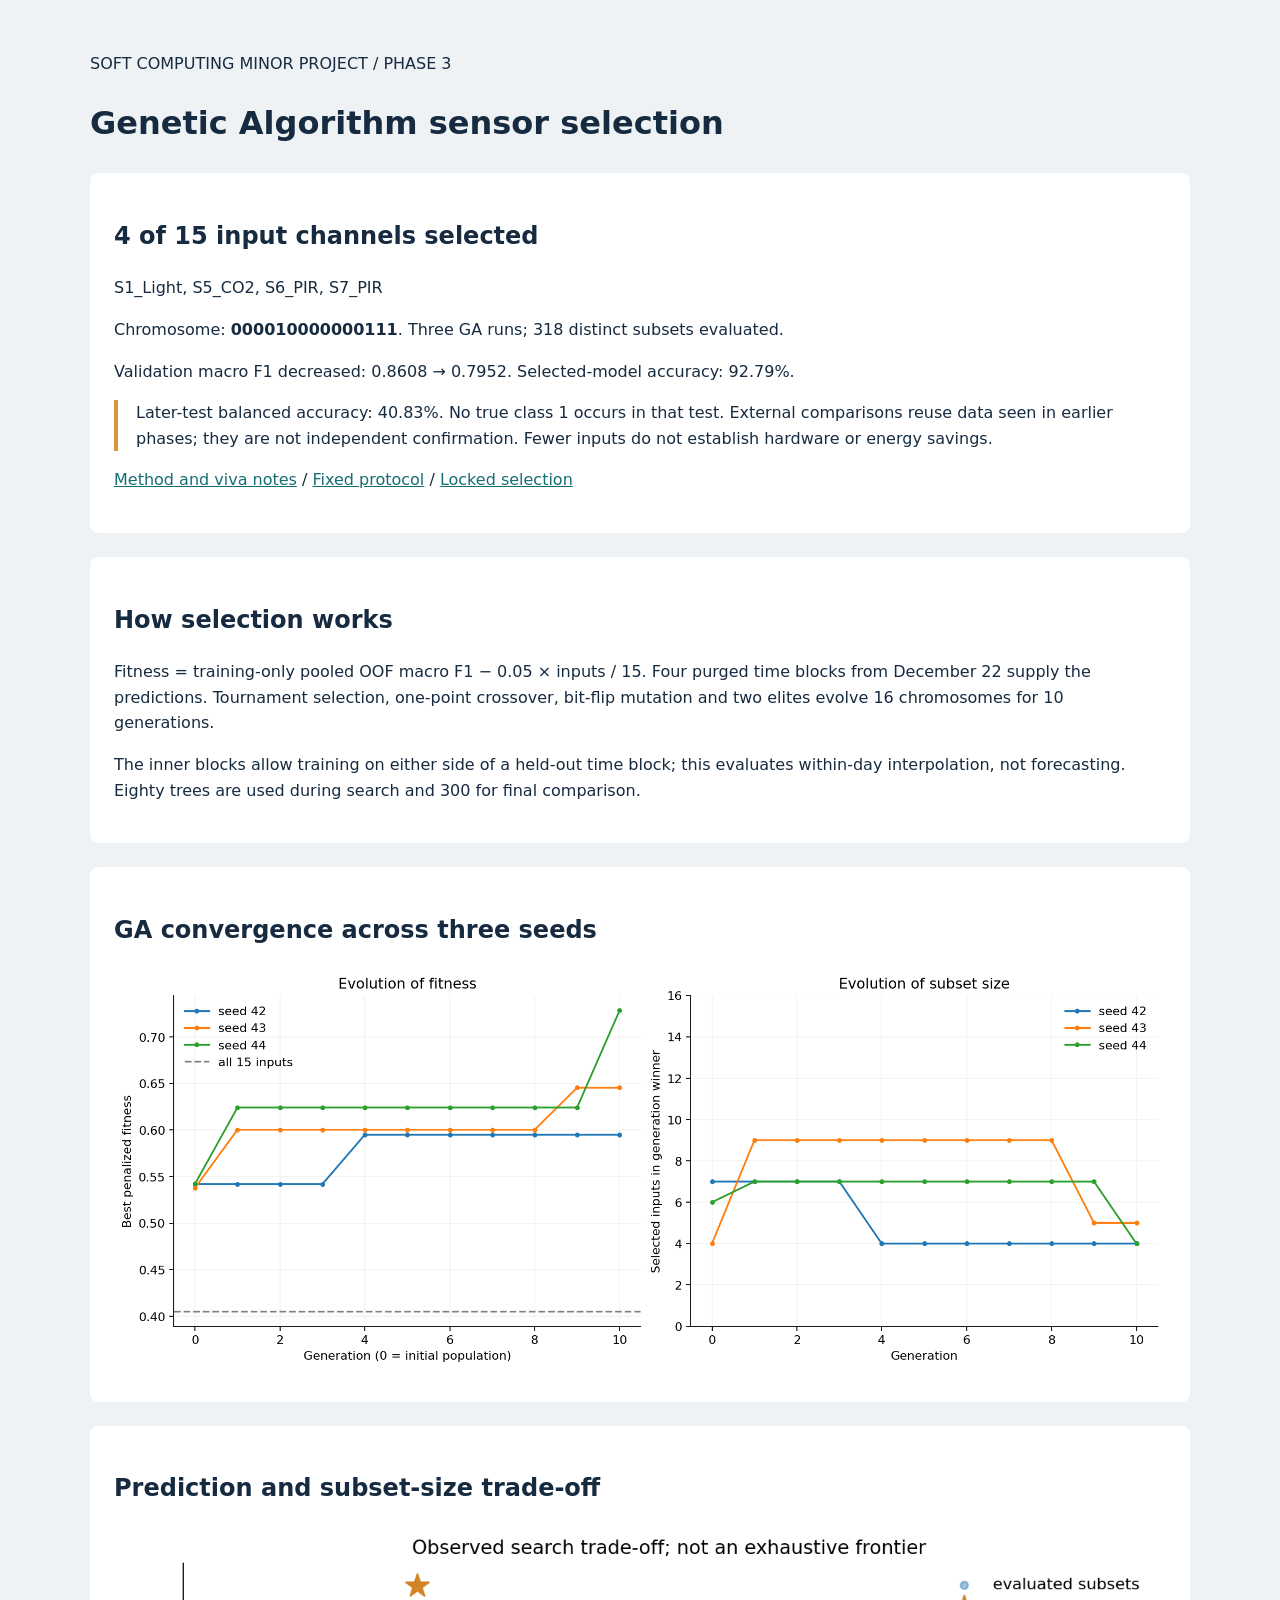
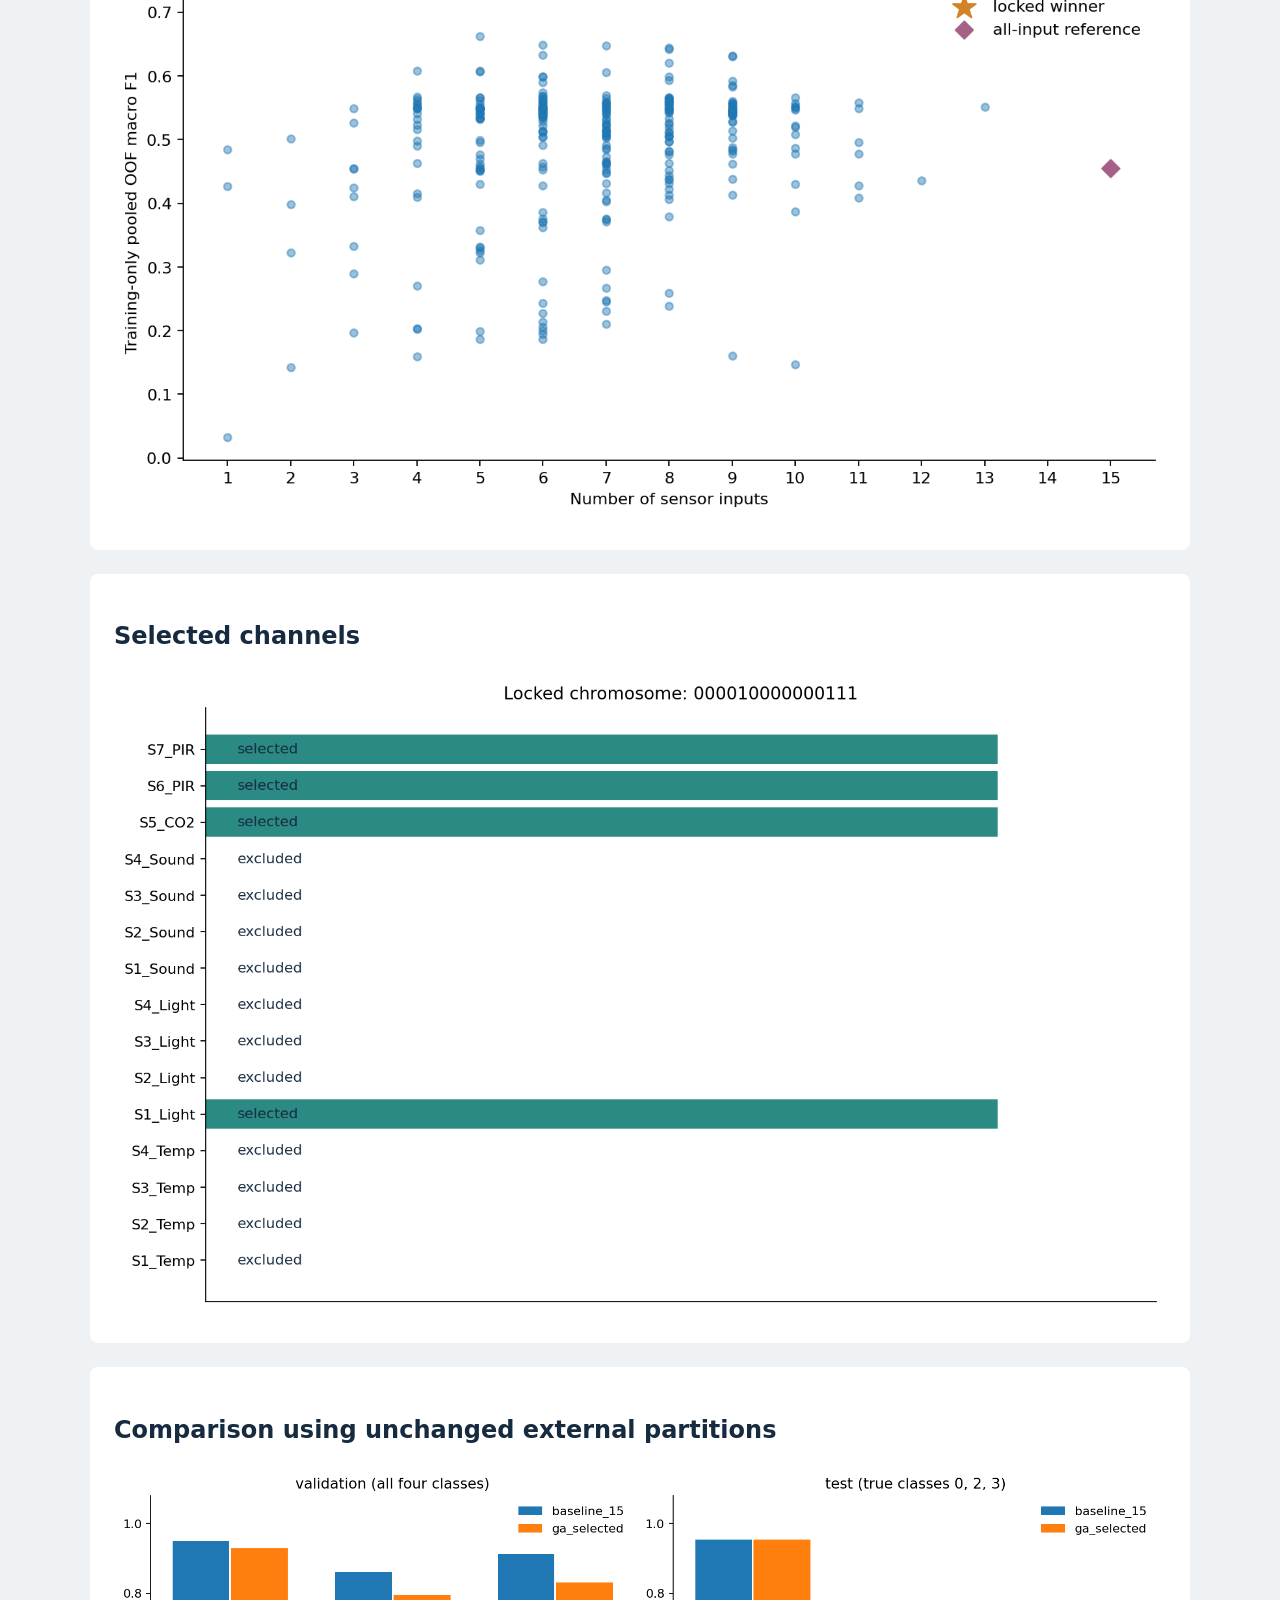
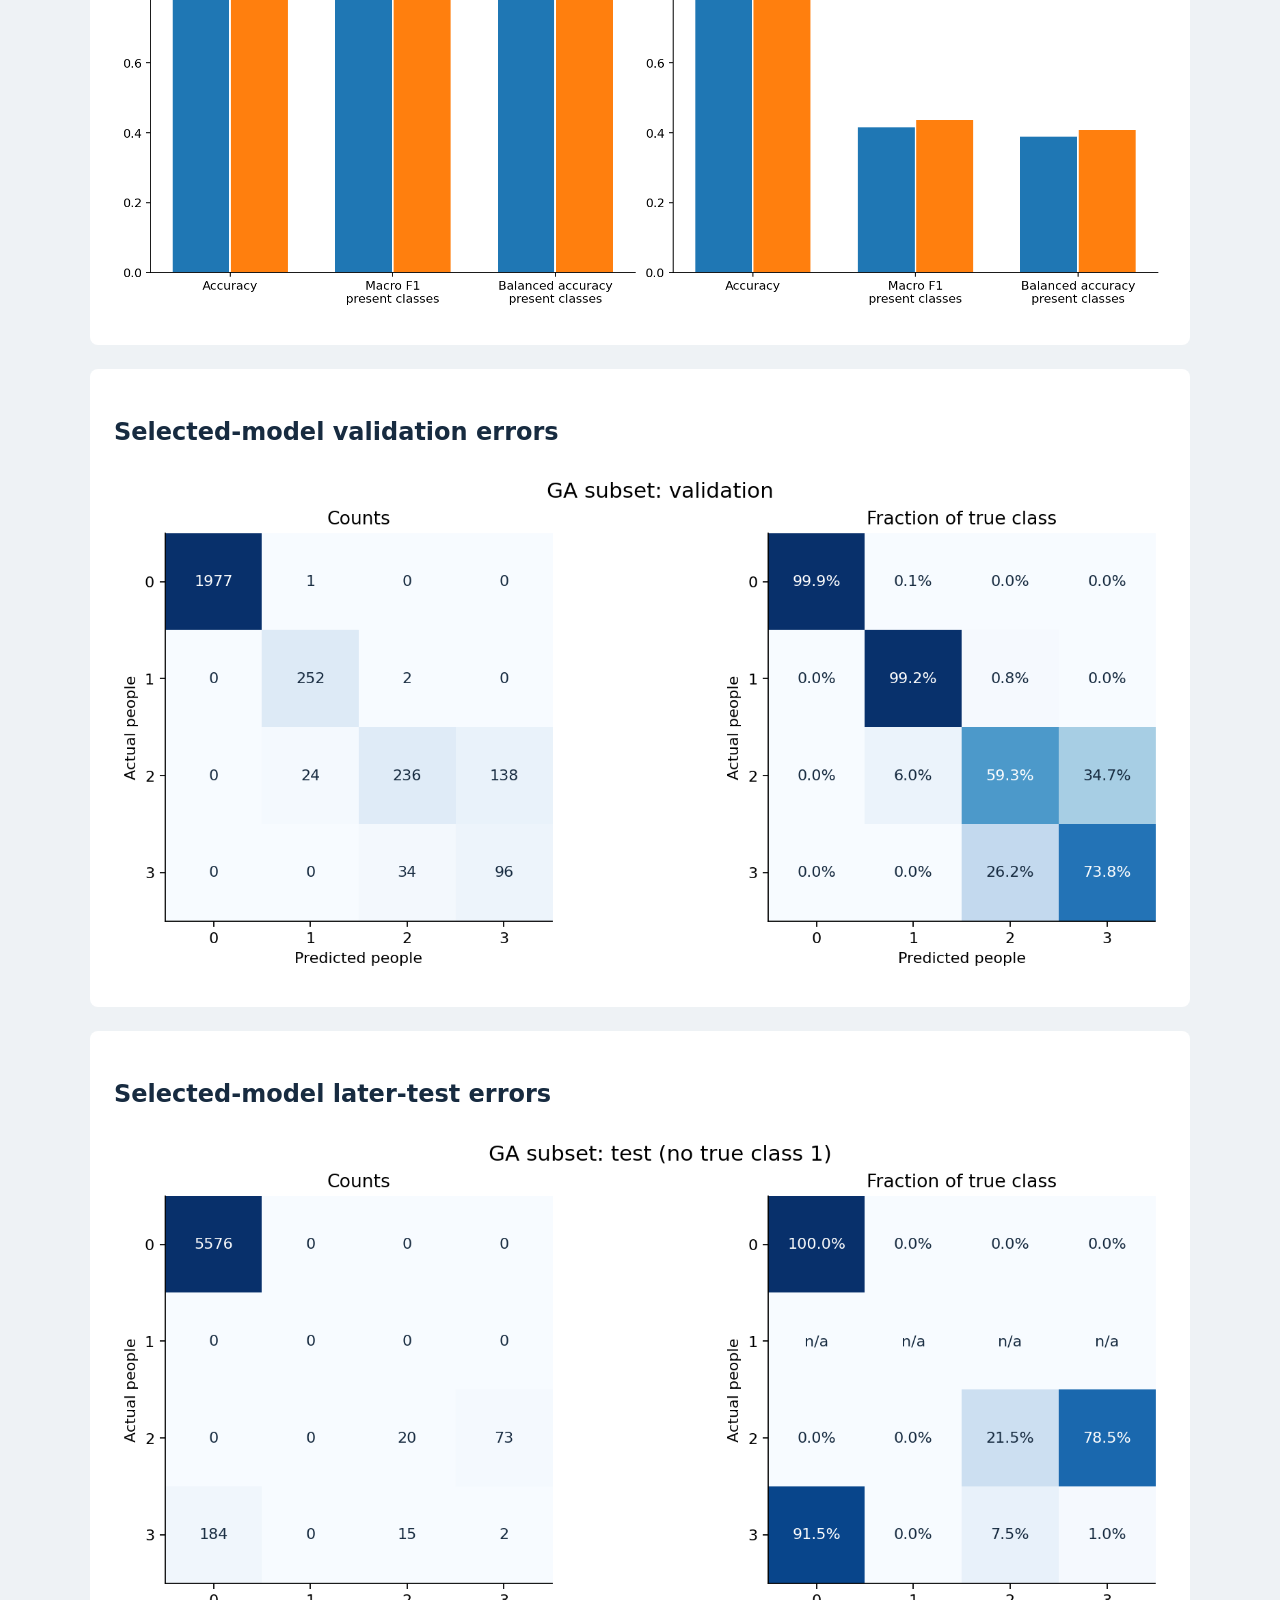
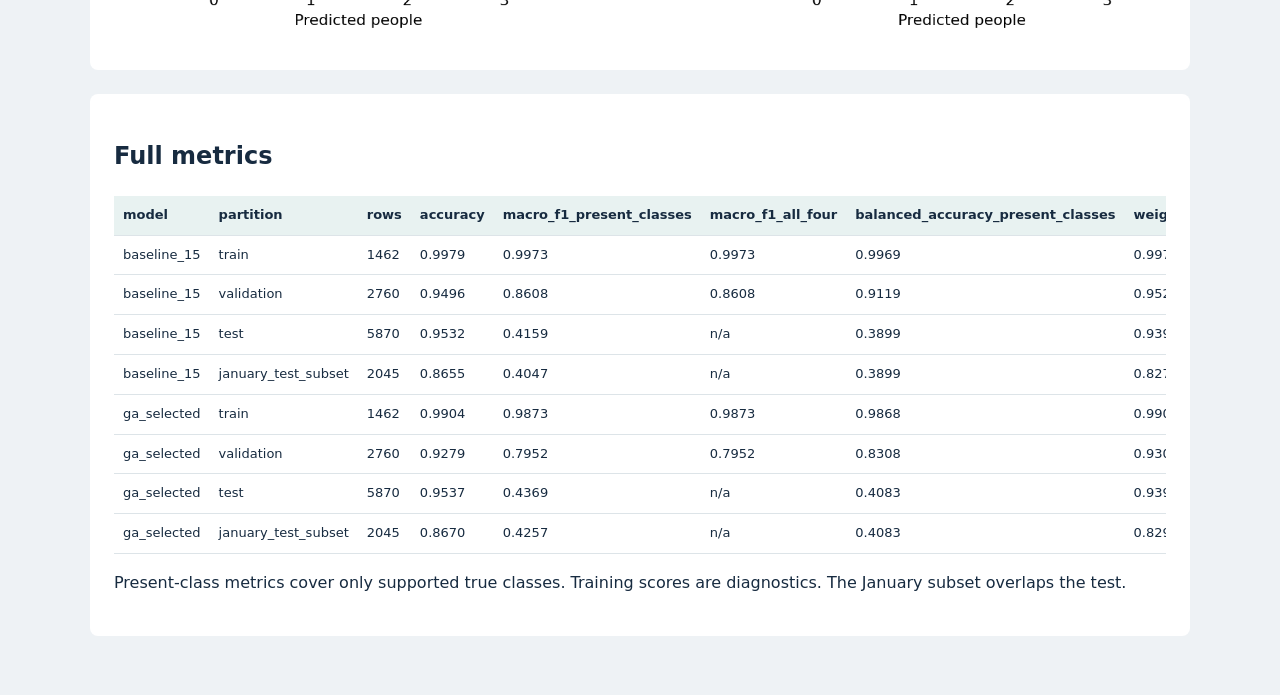
<file: outputs/phase3/report.html>
<!doctype html><html lang="en"><meta charset="utf-8"><meta name="viewport" content="width=device-width,initial-scale=1">
<title>SC Project: Phase 3</title><style>
body{background:#eef2f5;color:#172b40;font:16px/1.6 system-ui;margin:0}main{max-width:1100px;margin:auto;padding:35px 24px}
section{background:white;border-radius:8px;padding:24px;margin:24px 0}img{width:100%;height:auto}
table{border-collapse:collapse;width:100%;font-size:13px}td,th{padding:9px;border-bottom:1px solid #dde4e8;text-align:left}
th{background:#e8f2f1}.scroll{overflow:auto}a{color:#166e75}.note{border-left:4px solid #da9439;padding-left:18px}
</style><body><main><p>SOFT COMPUTING MINOR PROJECT / PHASE 3</p><h1>Genetic Algorithm sensor selection</h1>
<section><h2>4 of 15 input channels selected</h2><p>S1_Light, S5_CO2, S6_PIR, S7_PIR</p>
<p>Chromosome: <strong>000010000000111</strong>. Three GA runs; 318 distinct subsets evaluated.</p>
<p>Validation macro F1 decreased: 0.8608 → 0.7952.
Selected-model accuracy: 92.79%.</p>
<p class="note">Later-test balanced accuracy: 40.83%.
No true class 1 occurs in that test. External comparisons reuse data seen in earlier phases;
they are not independent confirmation. Fewer inputs do not establish hardware or energy savings.</p>
<p><a href="../../docs/phase3_notes.md">Method and viva notes</a> /
<a href="../../docs/phase3_protocol.json">Fixed protocol</a> /
<a href="../../models/phase3/selection_locked.json">Locked selection</a></p></section>
<section><h2>How selection works</h2><p>Fitness = training-only pooled OOF macro F1 − 0.05 × inputs / 15.
Four purged time blocks from December 22 supply the predictions. Tournament selection,
one-point crossover, bit-flip mutation and two elites evolve 16 chromosomes for 10 generations.</p>
<p>The inner blocks allow training on either side of a held-out time block; this evaluates
within-day interpolation, not forecasting. Eighty trees are used during search and 300 for final comparison.</p></section>
<section><h2>GA convergence across three seeds</h2><img src="plots/convergence.png" alt="GA convergence across three seeds"></section><section><h2>Prediction and subset-size trade-off</h2><img src="plots/subset_tradeoff.png" alt="Prediction and subset-size trade-off"></section><section><h2>Selected channels</h2><img src="plots/selected_sensors.png" alt="Selected channels"></section><section><h2>Comparison using unchanged external partitions</h2><img src="plots/external_comparison.png" alt="Comparison using unchanged external partitions"></section><section><h2>Selected-model validation errors</h2><img src="plots/selected_validation_confusion.png" alt="Selected-model validation errors"></section><section><h2>Selected-model later-test errors</h2><img src="plots/selected_test_confusion.png" alt="Selected-model later-test errors"></section><section><h2>Full metrics</h2><div class="scroll"><table class="dataframe">
  <thead>
    <tr style="text-align: right;">
      <th>model</th>
      <th>partition</th>
      <th>rows</th>
      <th>accuracy</th>
      <th>macro_f1_present_classes</th>
      <th>macro_f1_all_four</th>
      <th>balanced_accuracy_present_classes</th>
      <th>weighted_f1</th>
      <th>true_classes</th>
      <th>input_count</th>
    </tr>
  </thead>
  <tbody>
    <tr>
      <td>baseline_15</td>
      <td>train</td>
      <td>1462</td>
      <td>0.9979</td>
      <td>0.9973</td>
      <td>0.9973</td>
      <td>0.9969</td>
      <td>0.9979</td>
      <td>0,1,2,3</td>
      <td>15</td>
    </tr>
    <tr>
      <td>baseline_15</td>
      <td>validation</td>
      <td>2760</td>
      <td>0.9496</td>
      <td>0.8608</td>
      <td>0.8608</td>
      <td>0.9119</td>
      <td>0.9529</td>
      <td>0,1,2,3</td>
      <td>15</td>
    </tr>
    <tr>
      <td>baseline_15</td>
      <td>test</td>
      <td>5870</td>
      <td>0.9532</td>
      <td>0.4159</td>
      <td>n/a</td>
      <td>0.3899</td>
      <td>0.9394</td>
      <td>0,2,3</td>
      <td>15</td>
    </tr>
    <tr>
      <td>baseline_15</td>
      <td>january_test_subset</td>
      <td>2045</td>
      <td>0.8655</td>
      <td>0.4047</td>
      <td>n/a</td>
      <td>0.3899</td>
      <td>0.8277</td>
      <td>0,2,3</td>
      <td>15</td>
    </tr>
    <tr>
      <td>ga_selected</td>
      <td>train</td>
      <td>1462</td>
      <td>0.9904</td>
      <td>0.9873</td>
      <td>0.9873</td>
      <td>0.9868</td>
      <td>0.9904</td>
      <td>0,1,2,3</td>
      <td>4</td>
    </tr>
    <tr>
      <td>ga_selected</td>
      <td>validation</td>
      <td>2760</td>
      <td>0.9279</td>
      <td>0.7952</td>
      <td>0.7952</td>
      <td>0.8308</td>
      <td>0.9303</td>
      <td>0,1,2,3</td>
      <td>4</td>
    </tr>
    <tr>
      <td>ga_selected</td>
      <td>test</td>
      <td>5870</td>
      <td>0.9537</td>
      <td>0.4369</td>
      <td>n/a</td>
      <td>0.4083</td>
      <td>0.9399</td>
      <td>0,2,3</td>
      <td>4</td>
    </tr>
    <tr>
      <td>ga_selected</td>
      <td>january_test_subset</td>
      <td>2045</td>
      <td>0.8670</td>
      <td>0.4257</td>
      <td>n/a</td>
      <td>0.4083</td>
      <td>0.8291</td>
      <td>0,2,3</td>
      <td>4</td>
    </tr>
  </tbody>
</table></div>
<p>Present-class metrics cover only supported true classes. Training scores are diagnostics.
The January subset overlaps the test.</p></section></main></body></html>
</file>
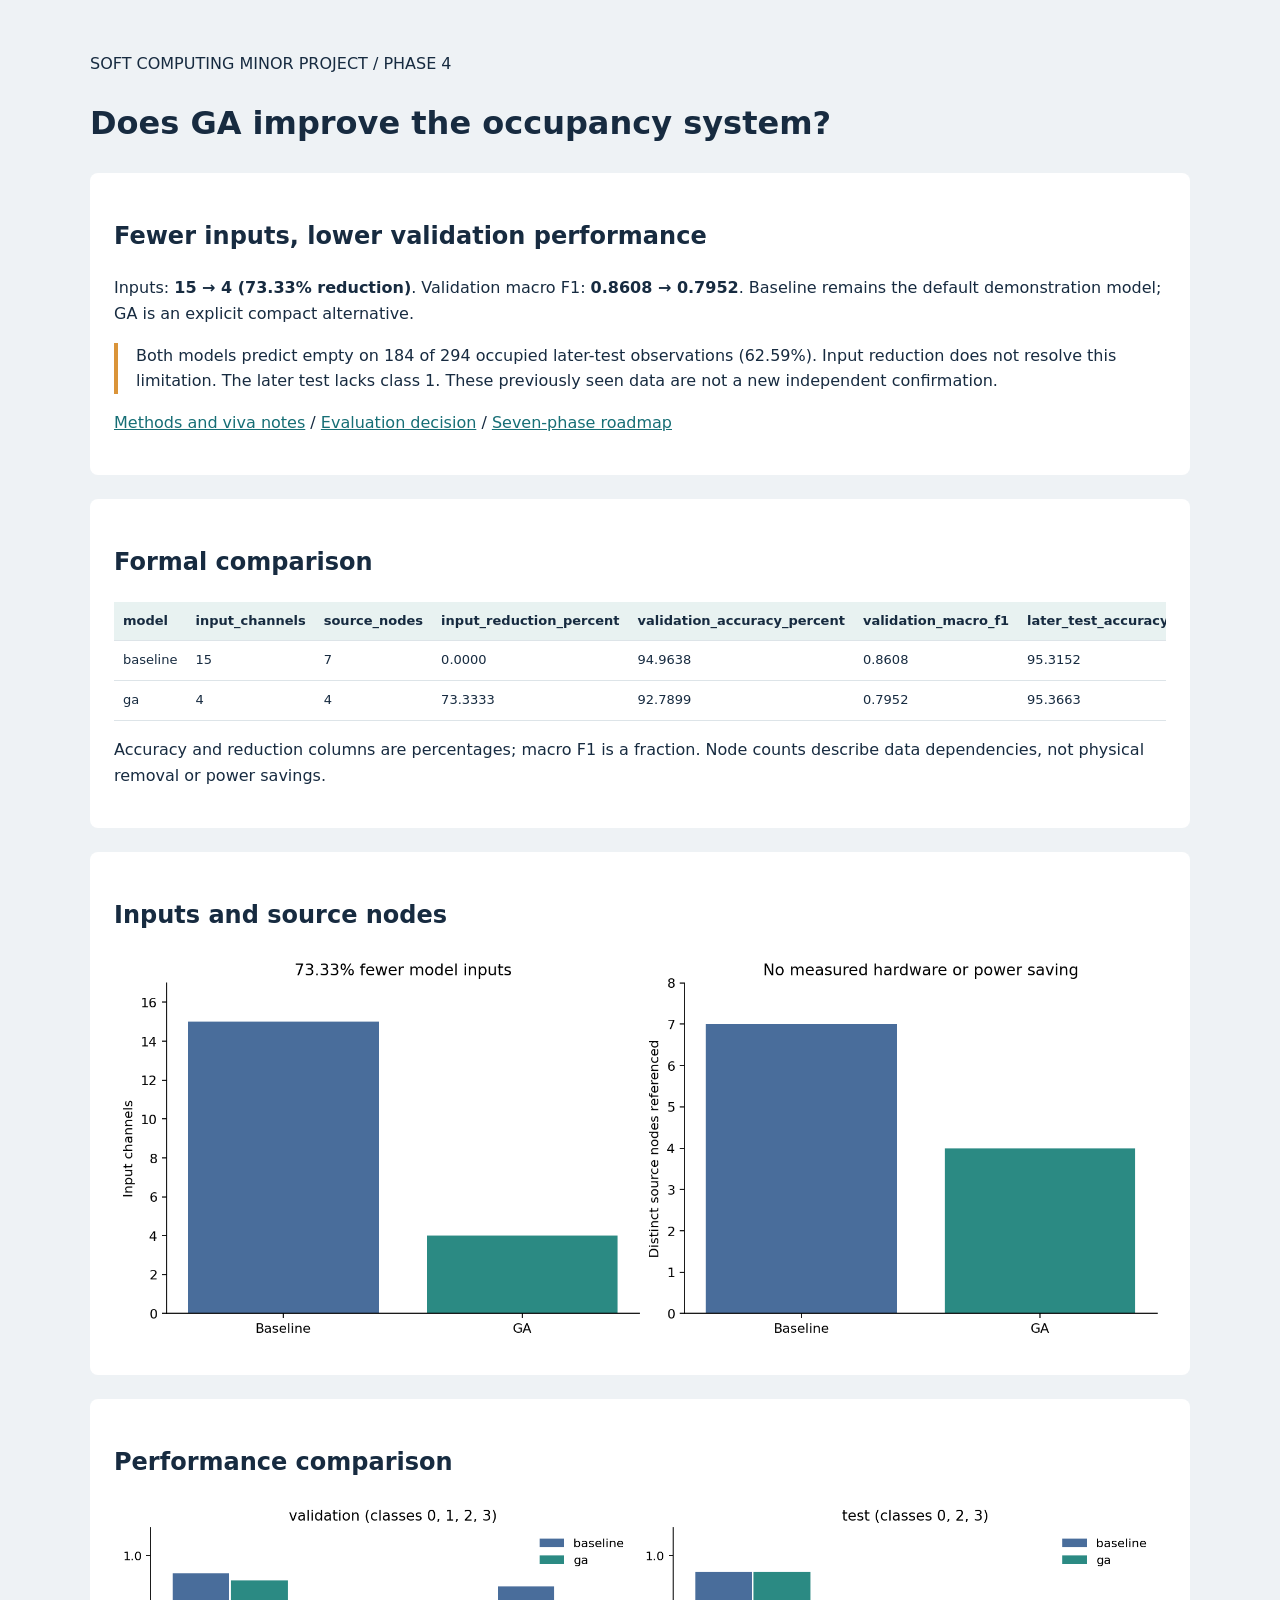
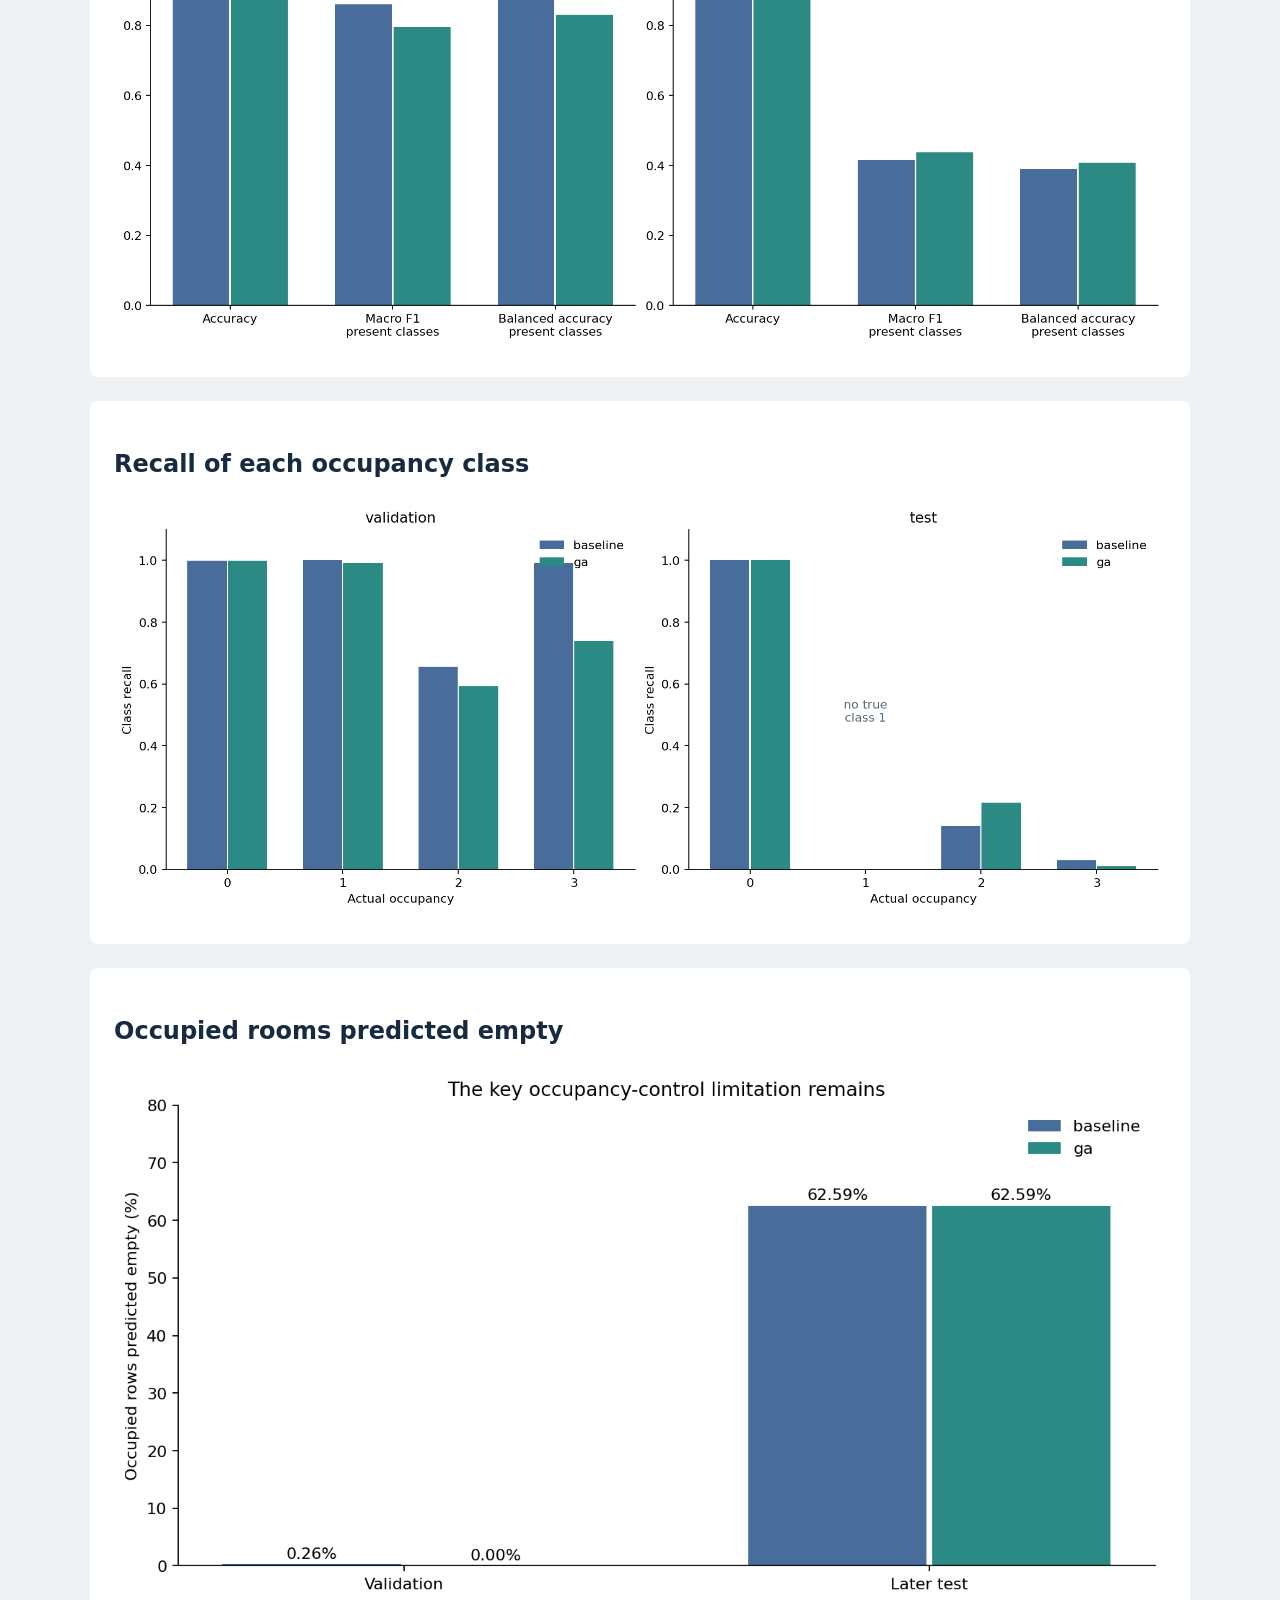
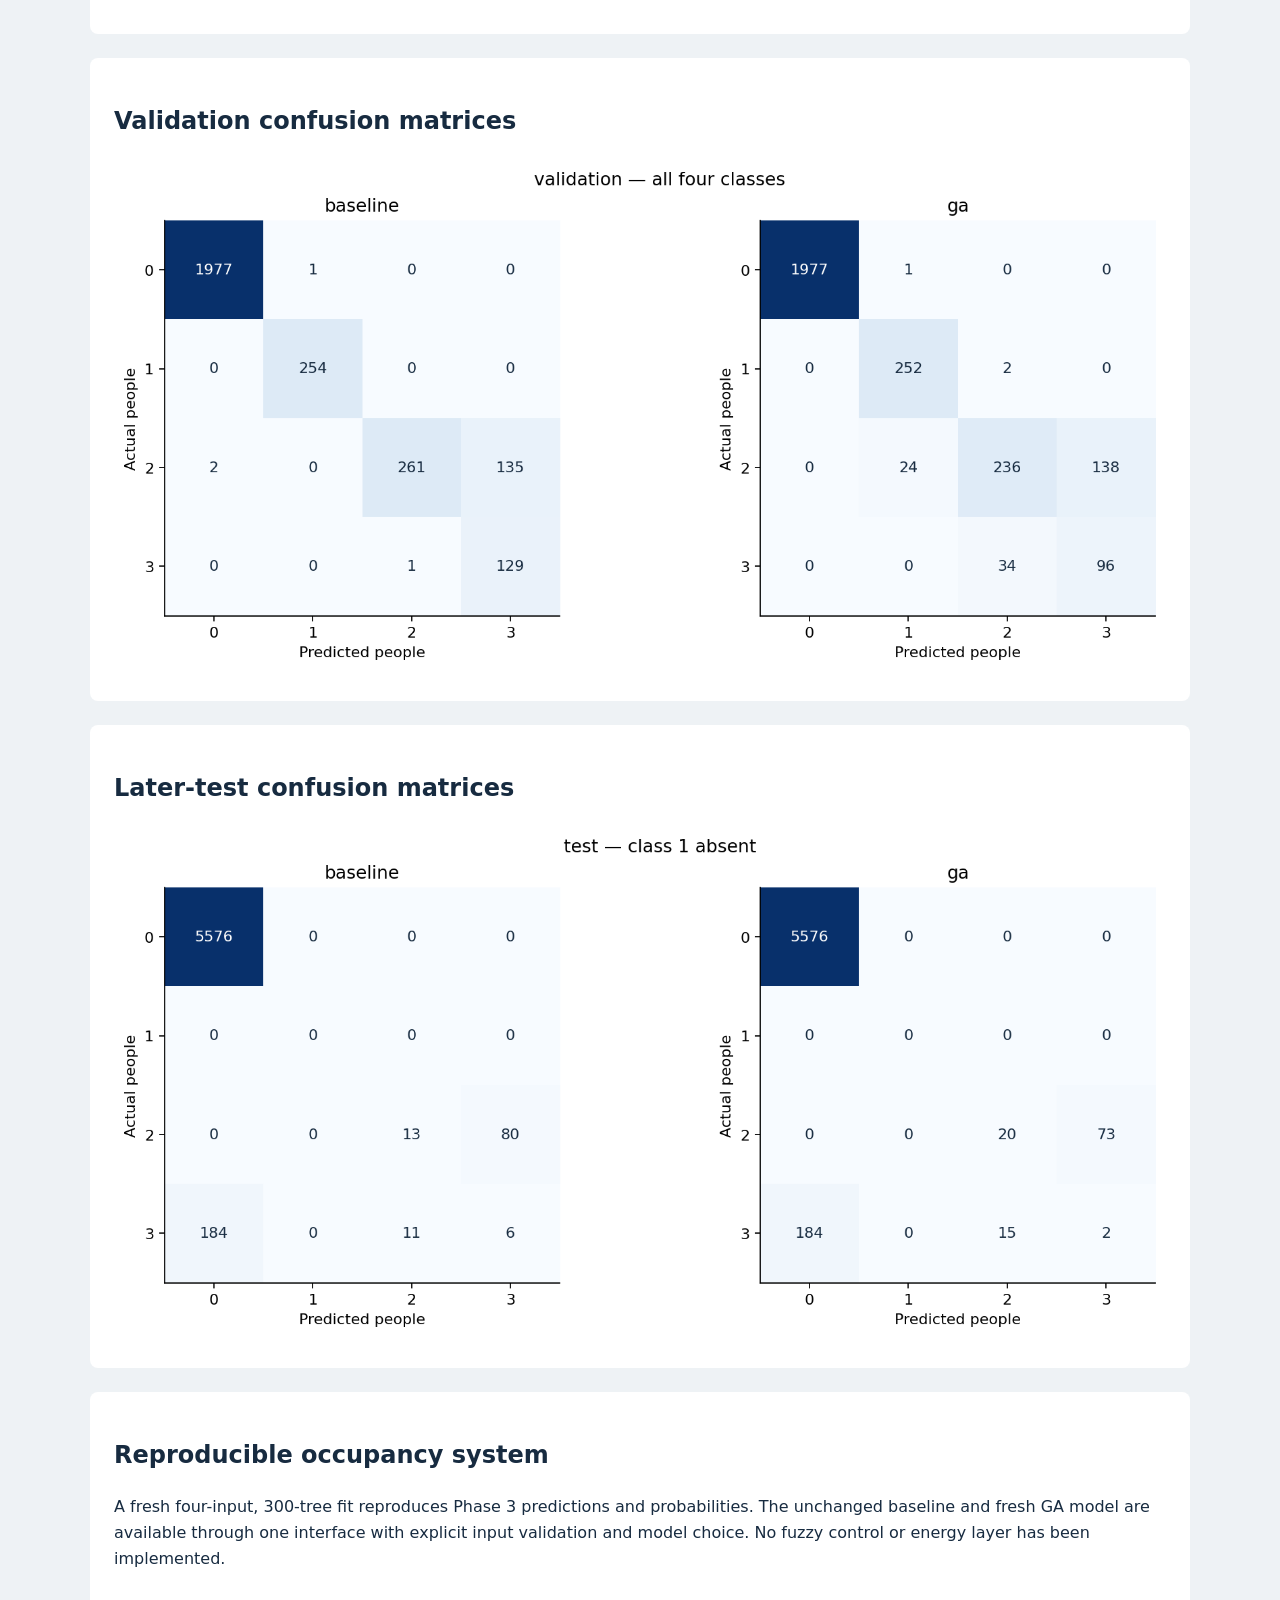
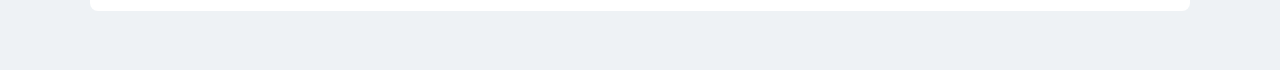
<file: outputs/phase4/report.html>
<!doctype html><html lang="en"><meta charset="utf-8"><meta name="viewport" content="width=device-width,initial-scale=1">
<title>SC Project: Phase 4</title><style>
body{background:#eef2f5;color:#172b40;font:16px/1.6 system-ui;margin:0}main{max-width:1100px;margin:auto;padding:35px 24px}
section{background:white;border-radius:8px;padding:24px;margin:24px 0}img{width:100%;height:auto}
table{border-collapse:collapse;width:100%;font-size:13px}td,th{padding:9px;border-bottom:1px solid #dde4e8;text-align:left}
th{background:#e8f2f1}.scroll{overflow:auto}a{color:#166e75}.note{border-left:4px solid #da9439;padding-left:18px}
</style><body><main><p>SOFT COMPUTING MINOR PROJECT / PHASE 4</p><h1>Does GA improve the occupancy system?</h1>
<section><h2>Fewer inputs, lower validation performance</h2><p>Inputs: <strong>15 → 4 (73.33% reduction)</strong>.
Validation macro F1: <strong>0.8608 → 0.7952</strong>.
Baseline remains the default demonstration model; GA is an explicit compact alternative.</p>
<p class="note">Both models predict empty on 184 of 294 occupied
later-test observations (62.59%). Input reduction does not resolve this limitation.
The later test lacks class 1. These previously seen data are not a new independent confirmation.</p>
<p><a href="../../docs/phase4_notes.md">Methods and viva notes</a> /
<a href="../../models/phase4/evaluation_decision.json">Evaluation decision</a> /
<a href="../../docs/project_roadmap.md">Seven-phase roadmap</a></p></section>
<section><h2>Formal comparison</h2><div class="scroll"><table class="dataframe">
  <thead>
    <tr style="text-align: right;">
      <th>model</th>
      <th>input_channels</th>
      <th>source_nodes</th>
      <th>input_reduction_percent</th>
      <th>validation_accuracy_percent</th>
      <th>validation_macro_f1</th>
      <th>later_test_accuracy_percent</th>
      <th>later_test_balanced_accuracy_percent</th>
      <th>later_test_false_empty_percent</th>
    </tr>
  </thead>
  <tbody>
    <tr>
      <td>baseline</td>
      <td>15</td>
      <td>7</td>
      <td>0.0000</td>
      <td>94.9638</td>
      <td>0.8608</td>
      <td>95.3152</td>
      <td>38.9879</td>
      <td>62.585</td>
    </tr>
    <tr>
      <td>ga</td>
      <td>4</td>
      <td>4</td>
      <td>73.3333</td>
      <td>92.7899</td>
      <td>0.7952</td>
      <td>95.3663</td>
      <td>40.8335</td>
      <td>62.585</td>
    </tr>
  </tbody>
</table></div>
<p>Accuracy and reduction columns are percentages; macro F1 is a fraction.
Node counts describe data dependencies, not physical removal or power savings.</p></section>
<section><h2>Inputs and source nodes</h2><img src="plots/input_reduction.png" alt="Inputs and source nodes"></section><section><h2>Performance comparison</h2><img src="plots/performance_comparison.png" alt="Performance comparison"></section><section><h2>Recall of each occupancy class</h2><img src="plots/per_class_recall.png" alt="Recall of each occupancy class"></section><section><h2>Occupied rooms predicted empty</h2><img src="plots/false_empty_comparison.png" alt="Occupied rooms predicted empty"></section><section><h2>Validation confusion matrices</h2><img src="plots/validation_confusion_comparison.png" alt="Validation confusion matrices"></section><section><h2>Later-test confusion matrices</h2><img src="plots/test_confusion_comparison.png" alt="Later-test confusion matrices"></section><section><h2>Reproducible occupancy system</h2><p>A fresh four-input, 300-tree fit reproduces
Phase 3 predictions and probabilities. The unchanged baseline and fresh GA model are available through
one interface with explicit input validation and model choice. No fuzzy control or energy layer
has been implemented.</p></section></main></body></html>
</file>
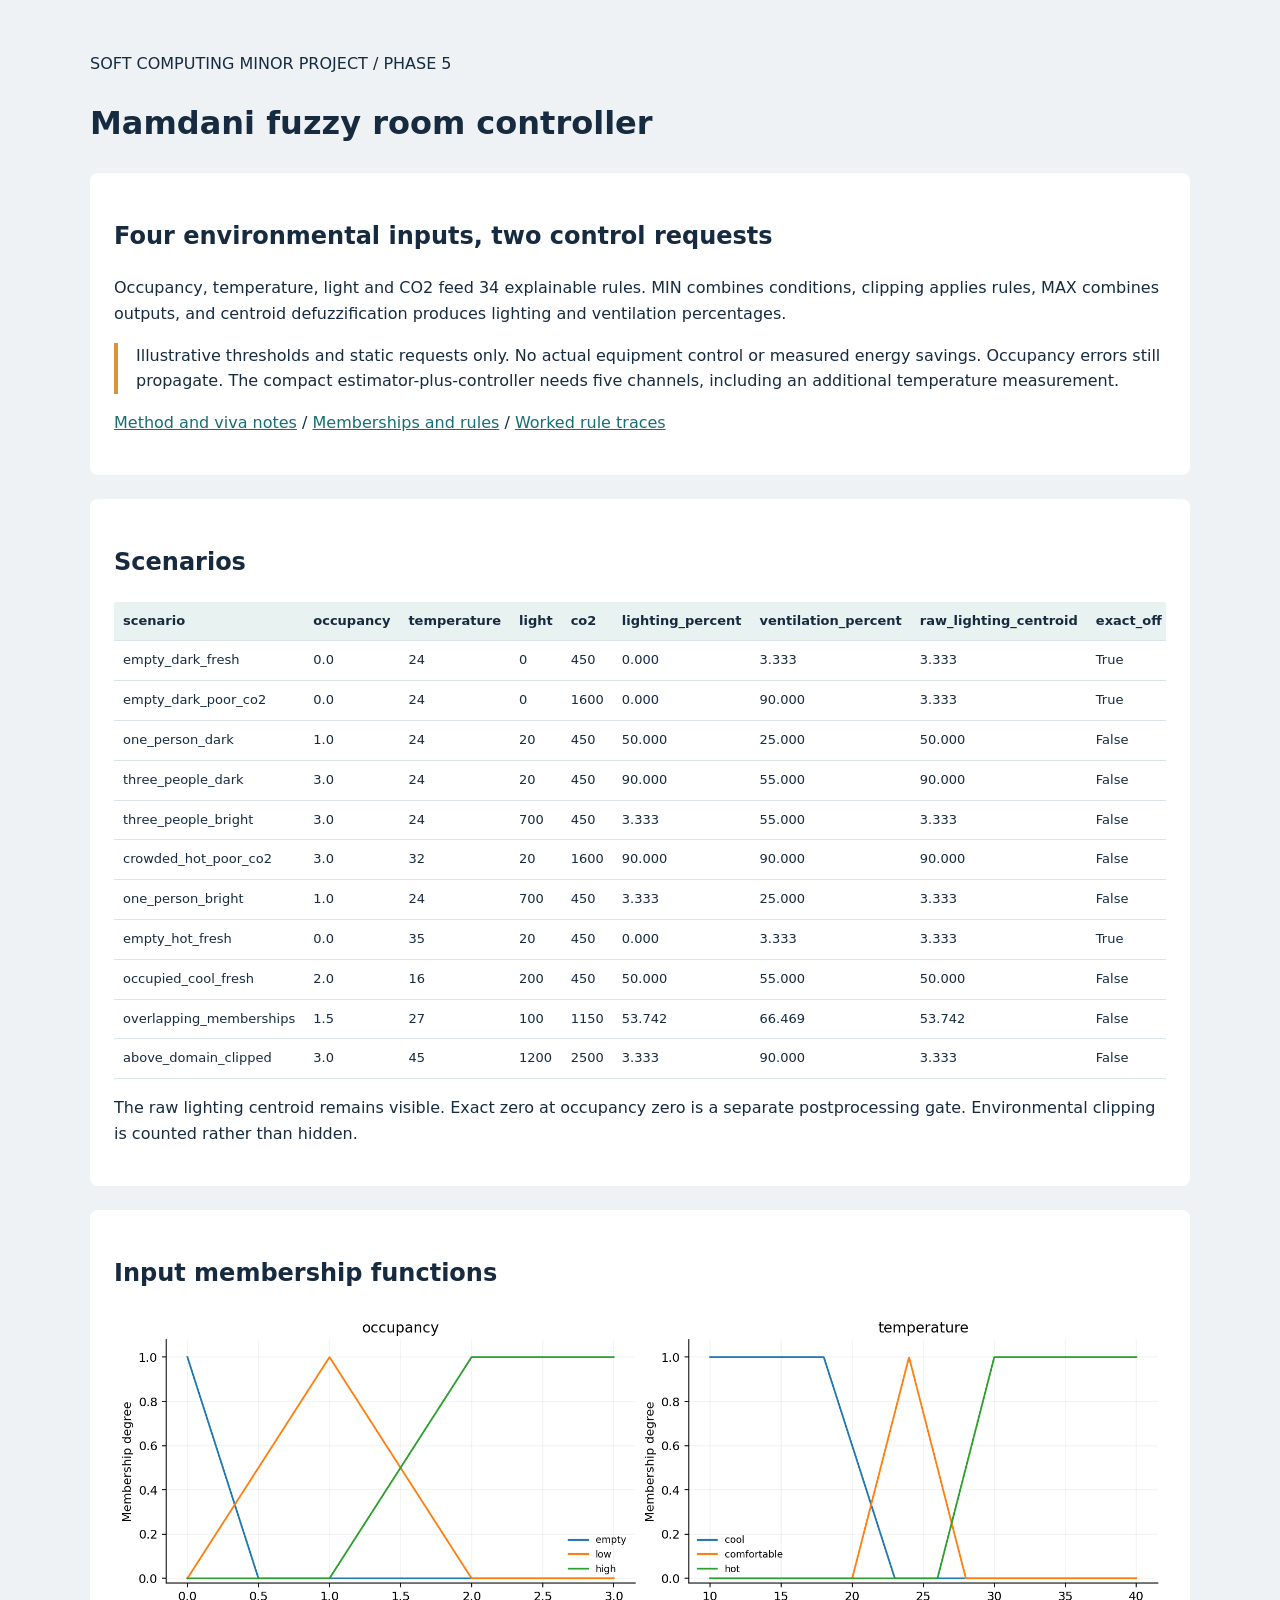
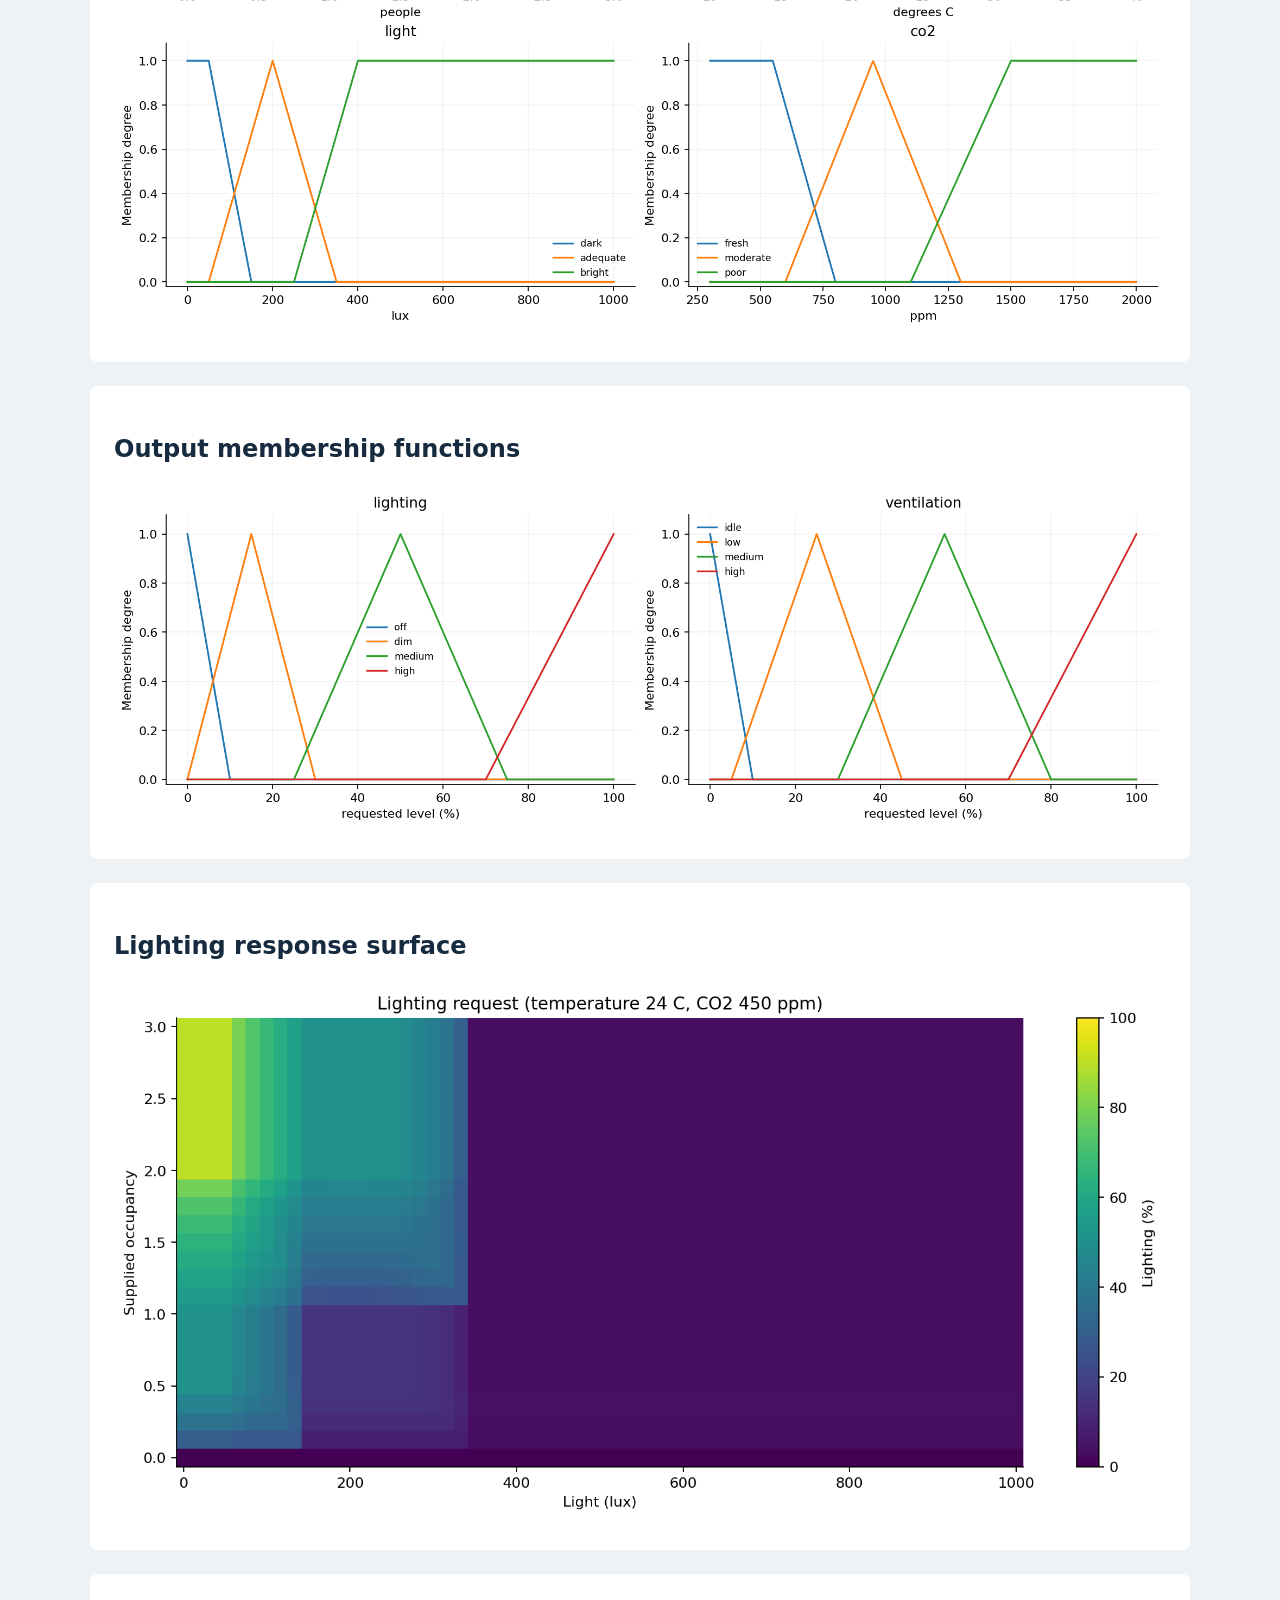
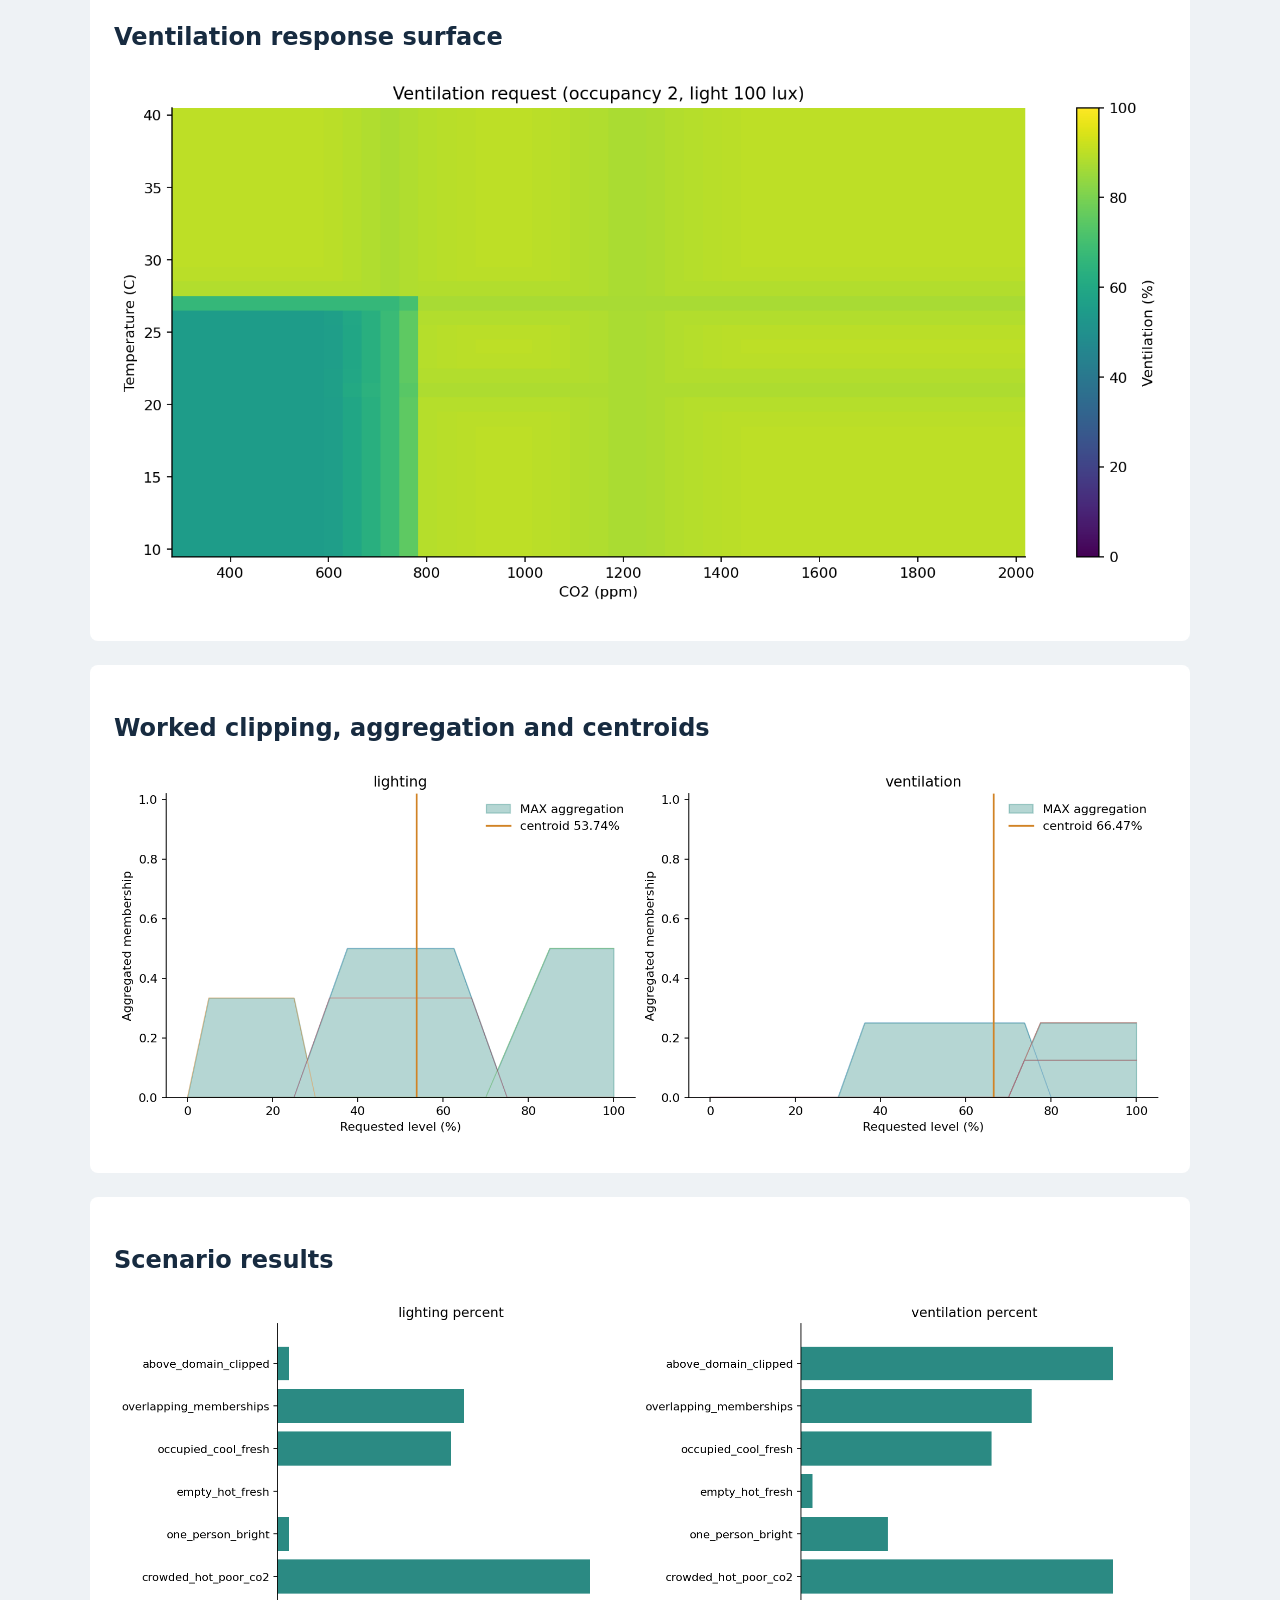
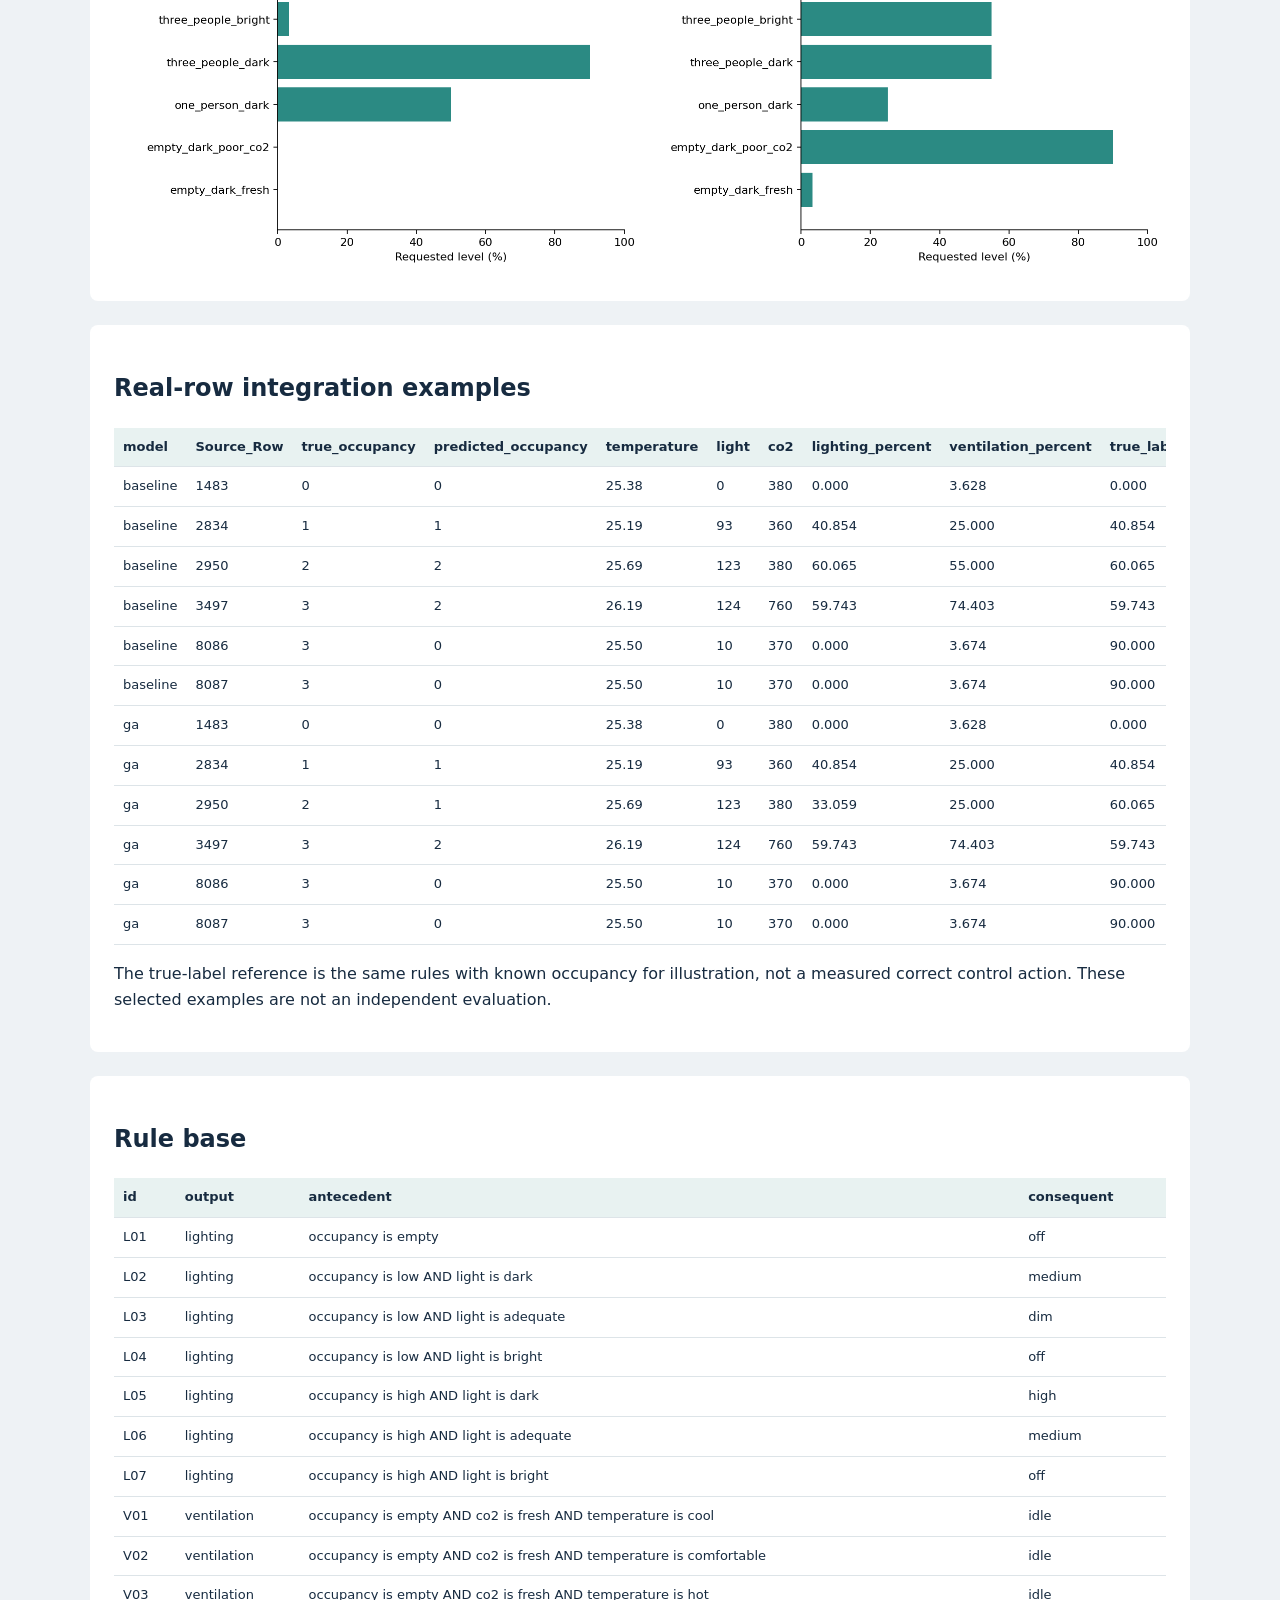
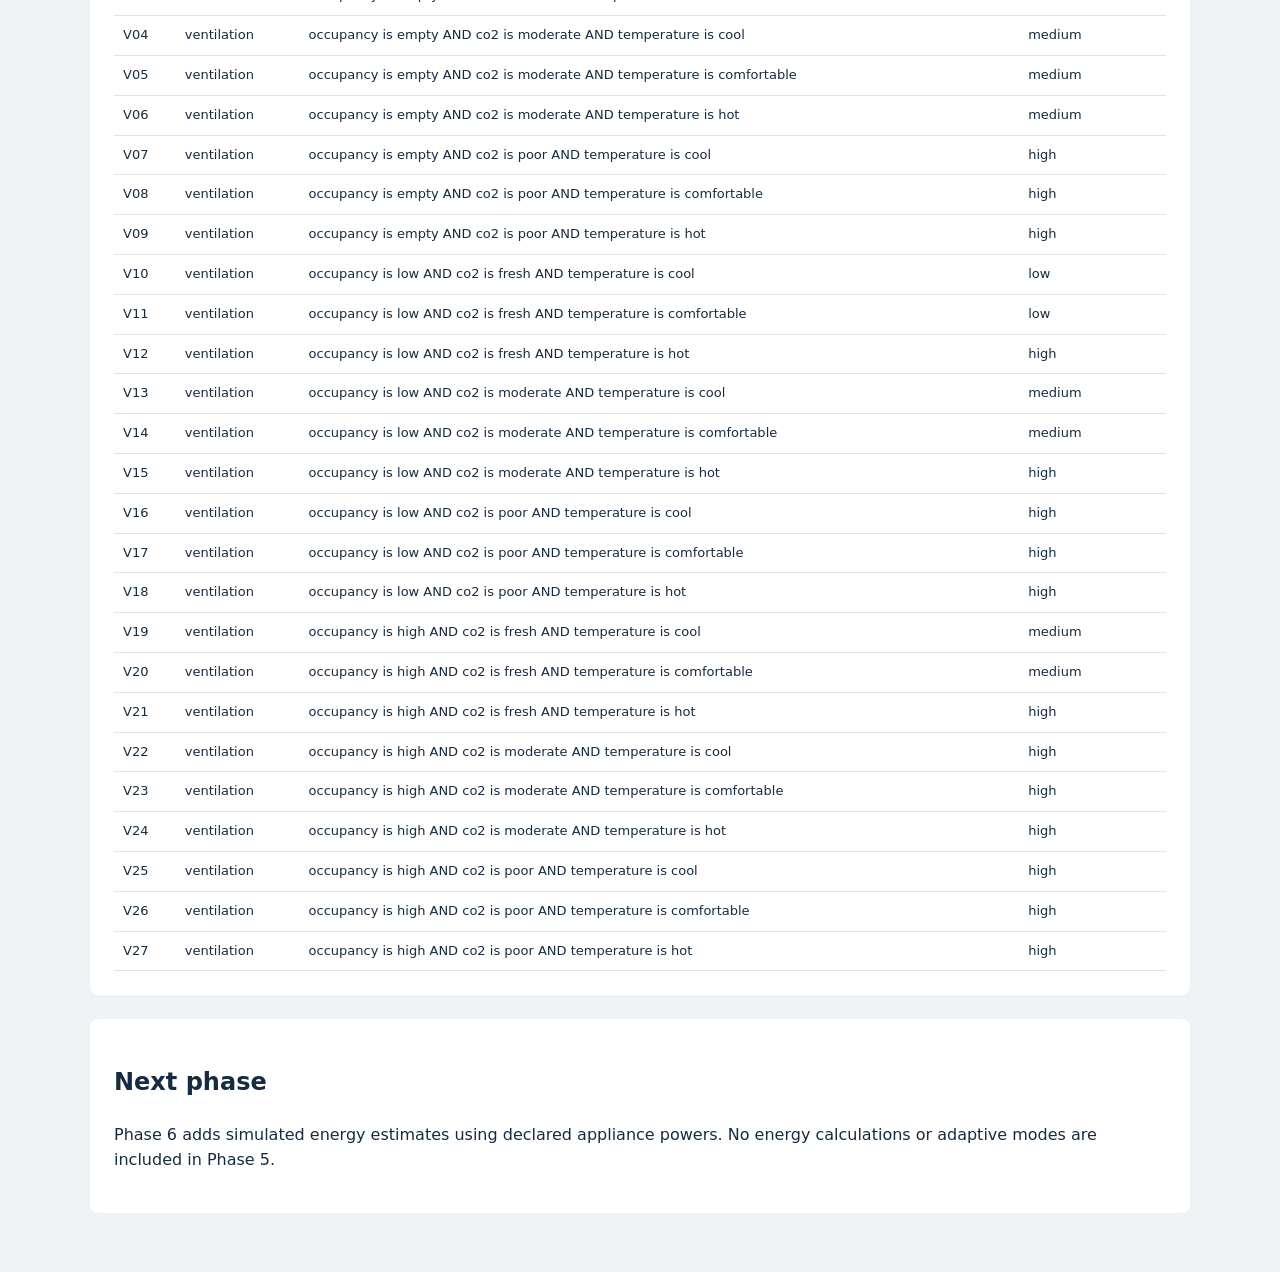
<file: outputs/phase5/report.html>
<!doctype html><html lang="en"><meta charset="utf-8"><meta name="viewport" content="width=device-width,initial-scale=1">
<title>SC Project: Phase 5</title><style>
body{background:#eef2f5;color:#172b40;font:16px/1.6 system-ui;margin:0}main{max-width:1100px;margin:auto;padding:35px 24px}
section{background:white;border-radius:8px;padding:24px;margin:24px 0}img{width:100%;height:auto}
table{border-collapse:collapse;width:100%;font-size:13px}td,th{padding:9px;border-bottom:1px solid #dde4e8;text-align:left}
th{background:#e8f2f1}.scroll{overflow:auto}a{color:#166e75}.note{border-left:4px solid #da9439;padding-left:18px}
</style><body><main><p>SOFT COMPUTING MINOR PROJECT / PHASE 5</p><h1>Mamdani fuzzy room controller</h1>
<section><h2>Four environmental inputs, two control requests</h2><p>Occupancy, temperature, light and CO2 feed
34 explainable rules. MIN combines conditions, clipping applies rules, MAX combines outputs,
and centroid defuzzification produces lighting and ventilation percentages.</p>
<p class="note">Illustrative thresholds and static requests only. No actual equipment control or measured
energy savings. Occupancy errors still propagate. The compact estimator-plus-controller needs five
channels, including an additional temperature measurement.</p>
<p><a href="../../docs/phase5_notes.md">Method and viva notes</a> /
<a href="../../config/phase5_fuzzy.json">Memberships and rules</a> /
<a href="scenario_traces.json">Worked rule traces</a></p></section>
<section><h2>Scenarios</h2><div class="scroll"><table class="dataframe">
  <thead>
    <tr style="text-align: right;">
      <th>scenario</th>
      <th>occupancy</th>
      <th>temperature</th>
      <th>light</th>
      <th>co2</th>
      <th>lighting_percent</th>
      <th>ventilation_percent</th>
      <th>raw_lighting_centroid</th>
      <th>exact_off</th>
      <th>clipped_inputs</th>
      <th>fired_rules</th>
    </tr>
  </thead>
  <tbody>
    <tr>
      <td>empty_dark_fresh</td>
      <td>0.0</td>
      <td>24</td>
      <td>0</td>
      <td>450</td>
      <td>0.000</td>
      <td>3.333</td>
      <td>3.333</td>
      <td>True</td>
      <td>0</td>
      <td>2</td>
    </tr>
    <tr>
      <td>empty_dark_poor_co2</td>
      <td>0.0</td>
      <td>24</td>
      <td>0</td>
      <td>1600</td>
      <td>0.000</td>
      <td>90.000</td>
      <td>3.333</td>
      <td>True</td>
      <td>0</td>
      <td>2</td>
    </tr>
    <tr>
      <td>one_person_dark</td>
      <td>1.0</td>
      <td>24</td>
      <td>20</td>
      <td>450</td>
      <td>50.000</td>
      <td>25.000</td>
      <td>50.000</td>
      <td>False</td>
      <td>0</td>
      <td>2</td>
    </tr>
    <tr>
      <td>three_people_dark</td>
      <td>3.0</td>
      <td>24</td>
      <td>20</td>
      <td>450</td>
      <td>90.000</td>
      <td>55.000</td>
      <td>90.000</td>
      <td>False</td>
      <td>0</td>
      <td>2</td>
    </tr>
    <tr>
      <td>three_people_bright</td>
      <td>3.0</td>
      <td>24</td>
      <td>700</td>
      <td>450</td>
      <td>3.333</td>
      <td>55.000</td>
      <td>3.333</td>
      <td>False</td>
      <td>0</td>
      <td>2</td>
    </tr>
    <tr>
      <td>crowded_hot_poor_co2</td>
      <td>3.0</td>
      <td>32</td>
      <td>20</td>
      <td>1600</td>
      <td>90.000</td>
      <td>90.000</td>
      <td>90.000</td>
      <td>False</td>
      <td>0</td>
      <td>2</td>
    </tr>
    <tr>
      <td>one_person_bright</td>
      <td>1.0</td>
      <td>24</td>
      <td>700</td>
      <td>450</td>
      <td>3.333</td>
      <td>25.000</td>
      <td>3.333</td>
      <td>False</td>
      <td>0</td>
      <td>2</td>
    </tr>
    <tr>
      <td>empty_hot_fresh</td>
      <td>0.0</td>
      <td>35</td>
      <td>20</td>
      <td>450</td>
      <td>0.000</td>
      <td>3.333</td>
      <td>3.333</td>
      <td>True</td>
      <td>0</td>
      <td>2</td>
    </tr>
    <tr>
      <td>occupied_cool_fresh</td>
      <td>2.0</td>
      <td>16</td>
      <td>200</td>
      <td>450</td>
      <td>50.000</td>
      <td>55.000</td>
      <td>50.000</td>
      <td>False</td>
      <td>0</td>
      <td>2</td>
    </tr>
    <tr>
      <td>overlapping_memberships</td>
      <td>1.5</td>
      <td>27</td>
      <td>100</td>
      <td>1150</td>
      <td>53.742</td>
      <td>66.469</td>
      <td>53.742</td>
      <td>False</td>
      <td>0</td>
      <td>12</td>
    </tr>
    <tr>
      <td>above_domain_clipped</td>
      <td>3.0</td>
      <td>45</td>
      <td>1200</td>
      <td>2500</td>
      <td>3.333</td>
      <td>90.000</td>
      <td>3.333</td>
      <td>False</td>
      <td>3</td>
      <td>2</td>
    </tr>
  </tbody>
</table></div>
<p>The raw lighting centroid remains visible. Exact zero at occupancy zero is a separate
postprocessing gate. Environmental clipping is counted rather than hidden.</p></section>
<section><h2>Input membership functions</h2><img src="plots/input_memberships.png" alt="Input membership functions"></section><section><h2>Output membership functions</h2><img src="plots/output_memberships.png" alt="Output membership functions"></section><section><h2>Lighting response surface</h2><img src="plots/lighting_response.png" alt="Lighting response surface"></section><section><h2>Ventilation response surface</h2><img src="plots/ventilation_response.png" alt="Ventilation response surface"></section><section><h2>Worked clipping, aggregation and centroids</h2><img src="plots/worked_defuzzification.png" alt="Worked clipping, aggregation and centroids"></section><section><h2>Scenario results</h2><img src="plots/scenario_comparison.png" alt="Scenario results"></section><section><h2>Real-row integration examples</h2><div class="scroll"><table class="dataframe">
  <thead>
    <tr style="text-align: right;">
      <th>model</th>
      <th>Source_Row</th>
      <th>true_occupancy</th>
      <th>predicted_occupancy</th>
      <th>temperature</th>
      <th>light</th>
      <th>co2</th>
      <th>lighting_percent</th>
      <th>ventilation_percent</th>
      <th>true_label_reference_lighting</th>
      <th>true_label_reference_ventilation</th>
      <th>clipped_inputs</th>
    </tr>
  </thead>
  <tbody>
    <tr>
      <td>baseline</td>
      <td>1483</td>
      <td>0</td>
      <td>0</td>
      <td>25.38</td>
      <td>0</td>
      <td>380</td>
      <td>0.000</td>
      <td>3.628</td>
      <td>0.000</td>
      <td>3.628</td>
      <td>0</td>
    </tr>
    <tr>
      <td>baseline</td>
      <td>2834</td>
      <td>1</td>
      <td>1</td>
      <td>25.19</td>
      <td>93</td>
      <td>360</td>
      <td>40.854</td>
      <td>25.000</td>
      <td>40.854</td>
      <td>25.000</td>
      <td>0</td>
    </tr>
    <tr>
      <td>baseline</td>
      <td>2950</td>
      <td>2</td>
      <td>2</td>
      <td>25.69</td>
      <td>123</td>
      <td>380</td>
      <td>60.065</td>
      <td>55.000</td>
      <td>60.065</td>
      <td>55.000</td>
      <td>0</td>
    </tr>
    <tr>
      <td>baseline</td>
      <td>3497</td>
      <td>3</td>
      <td>2</td>
      <td>26.19</td>
      <td>124</td>
      <td>760</td>
      <td>59.743</td>
      <td>74.403</td>
      <td>59.743</td>
      <td>74.403</td>
      <td>0</td>
    </tr>
    <tr>
      <td>baseline</td>
      <td>8086</td>
      <td>3</td>
      <td>0</td>
      <td>25.50</td>
      <td>10</td>
      <td>370</td>
      <td>0.000</td>
      <td>3.674</td>
      <td>90.000</td>
      <td>55.000</td>
      <td>0</td>
    </tr>
    <tr>
      <td>baseline</td>
      <td>8087</td>
      <td>3</td>
      <td>0</td>
      <td>25.50</td>
      <td>10</td>
      <td>370</td>
      <td>0.000</td>
      <td>3.674</td>
      <td>90.000</td>
      <td>55.000</td>
      <td>0</td>
    </tr>
    <tr>
      <td>ga</td>
      <td>1483</td>
      <td>0</td>
      <td>0</td>
      <td>25.38</td>
      <td>0</td>
      <td>380</td>
      <td>0.000</td>
      <td>3.628</td>
      <td>0.000</td>
      <td>3.628</td>
      <td>0</td>
    </tr>
    <tr>
      <td>ga</td>
      <td>2834</td>
      <td>1</td>
      <td>1</td>
      <td>25.19</td>
      <td>93</td>
      <td>360</td>
      <td>40.854</td>
      <td>25.000</td>
      <td>40.854</td>
      <td>25.000</td>
      <td>0</td>
    </tr>
    <tr>
      <td>ga</td>
      <td>2950</td>
      <td>2</td>
      <td>1</td>
      <td>25.69</td>
      <td>123</td>
      <td>380</td>
      <td>33.059</td>
      <td>25.000</td>
      <td>60.065</td>
      <td>55.000</td>
      <td>0</td>
    </tr>
    <tr>
      <td>ga</td>
      <td>3497</td>
      <td>3</td>
      <td>2</td>
      <td>26.19</td>
      <td>124</td>
      <td>760</td>
      <td>59.743</td>
      <td>74.403</td>
      <td>59.743</td>
      <td>74.403</td>
      <td>0</td>
    </tr>
    <tr>
      <td>ga</td>
      <td>8086</td>
      <td>3</td>
      <td>0</td>
      <td>25.50</td>
      <td>10</td>
      <td>370</td>
      <td>0.000</td>
      <td>3.674</td>
      <td>90.000</td>
      <td>55.000</td>
      <td>0</td>
    </tr>
    <tr>
      <td>ga</td>
      <td>8087</td>
      <td>3</td>
      <td>0</td>
      <td>25.50</td>
      <td>10</td>
      <td>370</td>
      <td>0.000</td>
      <td>3.674</td>
      <td>90.000</td>
      <td>55.000</td>
      <td>0</td>
    </tr>
  </tbody>
</table></div>
<p>The true-label reference is the same rules with known occupancy for illustration, not a measured
correct control action. These selected examples are not an independent evaluation.</p></section>
<section><h2>Rule base</h2><table class="dataframe">
  <thead>
    <tr style="text-align: right;">
      <th>id</th>
      <th>output</th>
      <th>antecedent</th>
      <th>consequent</th>
    </tr>
  </thead>
  <tbody>
    <tr>
      <td>L01</td>
      <td>lighting</td>
      <td>occupancy is empty</td>
      <td>off</td>
    </tr>
    <tr>
      <td>L02</td>
      <td>lighting</td>
      <td>occupancy is low AND light is dark</td>
      <td>medium</td>
    </tr>
    <tr>
      <td>L03</td>
      <td>lighting</td>
      <td>occupancy is low AND light is adequate</td>
      <td>dim</td>
    </tr>
    <tr>
      <td>L04</td>
      <td>lighting</td>
      <td>occupancy is low AND light is bright</td>
      <td>off</td>
    </tr>
    <tr>
      <td>L05</td>
      <td>lighting</td>
      <td>occupancy is high AND light is dark</td>
      <td>high</td>
    </tr>
    <tr>
      <td>L06</td>
      <td>lighting</td>
      <td>occupancy is high AND light is adequate</td>
      <td>medium</td>
    </tr>
    <tr>
      <td>L07</td>
      <td>lighting</td>
      <td>occupancy is high AND light is bright</td>
      <td>off</td>
    </tr>
    <tr>
      <td>V01</td>
      <td>ventilation</td>
      <td>occupancy is empty AND co2 is fresh AND temperature is cool</td>
      <td>idle</td>
    </tr>
    <tr>
      <td>V02</td>
      <td>ventilation</td>
      <td>occupancy is empty AND co2 is fresh AND temperature is comfortable</td>
      <td>idle</td>
    </tr>
    <tr>
      <td>V03</td>
      <td>ventilation</td>
      <td>occupancy is empty AND co2 is fresh AND temperature is hot</td>
      <td>idle</td>
    </tr>
    <tr>
      <td>V04</td>
      <td>ventilation</td>
      <td>occupancy is empty AND co2 is moderate AND temperature is cool</td>
      <td>medium</td>
    </tr>
    <tr>
      <td>V05</td>
      <td>ventilation</td>
      <td>occupancy is empty AND co2 is moderate AND temperature is comfortable</td>
      <td>medium</td>
    </tr>
    <tr>
      <td>V06</td>
      <td>ventilation</td>
      <td>occupancy is empty AND co2 is moderate AND temperature is hot</td>
      <td>medium</td>
    </tr>
    <tr>
      <td>V07</td>
      <td>ventilation</td>
      <td>occupancy is empty AND co2 is poor AND temperature is cool</td>
      <td>high</td>
    </tr>
    <tr>
      <td>V08</td>
      <td>ventilation</td>
      <td>occupancy is empty AND co2 is poor AND temperature is comfortable</td>
      <td>high</td>
    </tr>
    <tr>
      <td>V09</td>
      <td>ventilation</td>
      <td>occupancy is empty AND co2 is poor AND temperature is hot</td>
      <td>high</td>
    </tr>
    <tr>
      <td>V10</td>
      <td>ventilation</td>
      <td>occupancy is low AND co2 is fresh AND temperature is cool</td>
      <td>low</td>
    </tr>
    <tr>
      <td>V11</td>
      <td>ventilation</td>
      <td>occupancy is low AND co2 is fresh AND temperature is comfortable</td>
      <td>low</td>
    </tr>
    <tr>
      <td>V12</td>
      <td>ventilation</td>
      <td>occupancy is low AND co2 is fresh AND temperature is hot</td>
      <td>high</td>
    </tr>
    <tr>
      <td>V13</td>
      <td>ventilation</td>
      <td>occupancy is low AND co2 is moderate AND temperature is cool</td>
      <td>medium</td>
    </tr>
    <tr>
      <td>V14</td>
      <td>ventilation</td>
      <td>occupancy is low AND co2 is moderate AND temperature is comfortable</td>
      <td>medium</td>
    </tr>
    <tr>
      <td>V15</td>
      <td>ventilation</td>
      <td>occupancy is low AND co2 is moderate AND temperature is hot</td>
      <td>high</td>
    </tr>
    <tr>
      <td>V16</td>
      <td>ventilation</td>
      <td>occupancy is low AND co2 is poor AND temperature is cool</td>
      <td>high</td>
    </tr>
    <tr>
      <td>V17</td>
      <td>ventilation</td>
      <td>occupancy is low AND co2 is poor AND temperature is comfortable</td>
      <td>high</td>
    </tr>
    <tr>
      <td>V18</td>
      <td>ventilation</td>
      <td>occupancy is low AND co2 is poor AND temperature is hot</td>
      <td>high</td>
    </tr>
    <tr>
      <td>V19</td>
      <td>ventilation</td>
      <td>occupancy is high AND co2 is fresh AND temperature is cool</td>
      <td>medium</td>
    </tr>
    <tr>
      <td>V20</td>
      <td>ventilation</td>
      <td>occupancy is high AND co2 is fresh AND temperature is comfortable</td>
      <td>medium</td>
    </tr>
    <tr>
      <td>V21</td>
      <td>ventilation</td>
      <td>occupancy is high AND co2 is fresh AND temperature is hot</td>
      <td>high</td>
    </tr>
    <tr>
      <td>V22</td>
      <td>ventilation</td>
      <td>occupancy is high AND co2 is moderate AND temperature is cool</td>
      <td>high</td>
    </tr>
    <tr>
      <td>V23</td>
      <td>ventilation</td>
      <td>occupancy is high AND co2 is moderate AND temperature is comfortable</td>
      <td>high</td>
    </tr>
    <tr>
      <td>V24</td>
      <td>ventilation</td>
      <td>occupancy is high AND co2 is moderate AND temperature is hot</td>
      <td>high</td>
    </tr>
    <tr>
      <td>V25</td>
      <td>ventilation</td>
      <td>occupancy is high AND co2 is poor AND temperature is cool</td>
      <td>high</td>
    </tr>
    <tr>
      <td>V26</td>
      <td>ventilation</td>
      <td>occupancy is high AND co2 is poor AND temperature is comfortable</td>
      <td>high</td>
    </tr>
    <tr>
      <td>V27</td>
      <td>ventilation</td>
      <td>occupancy is high AND co2 is poor AND temperature is hot</td>
      <td>high</td>
    </tr>
  </tbody>
</table></section>
<section><h2>Next phase</h2><p>Phase 6 adds simulated energy estimates using declared appliance powers.
No energy calculations or adaptive modes are included in Phase 5.</p></section></main></body></html>
</file>
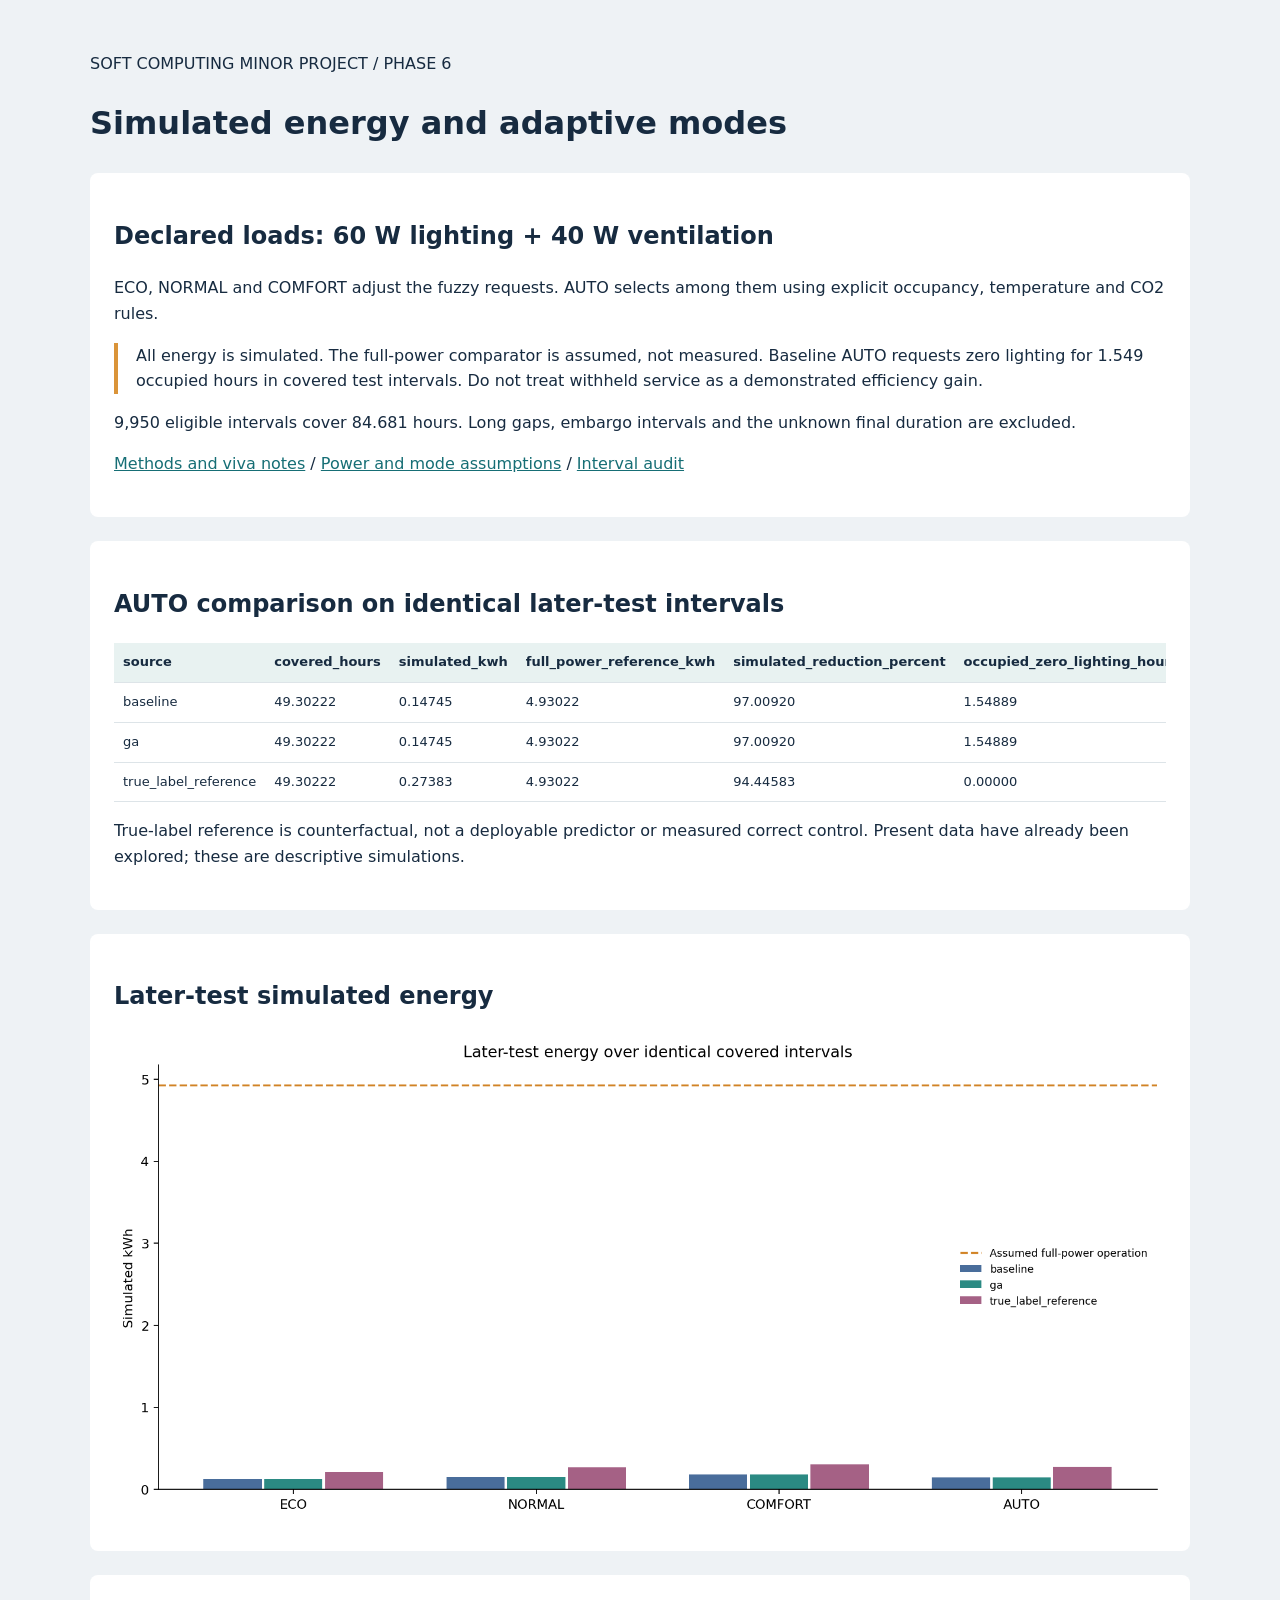
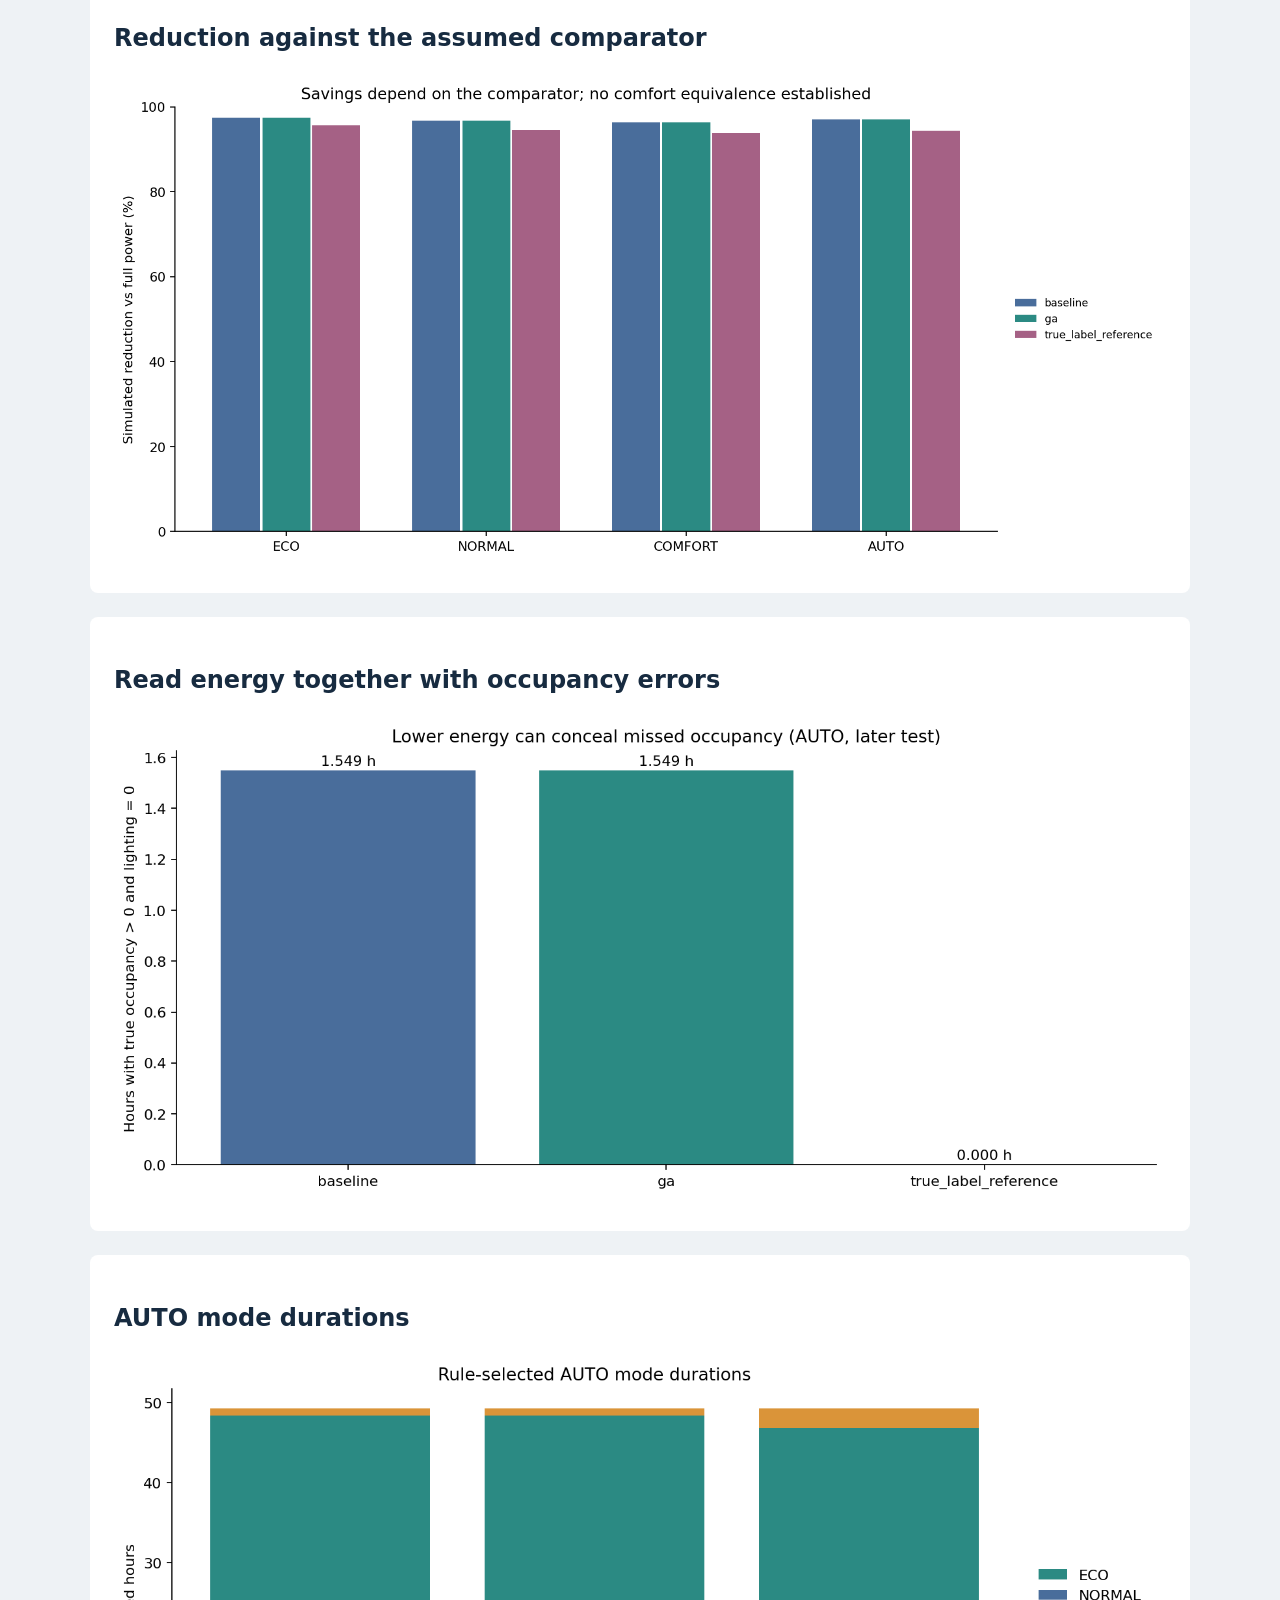
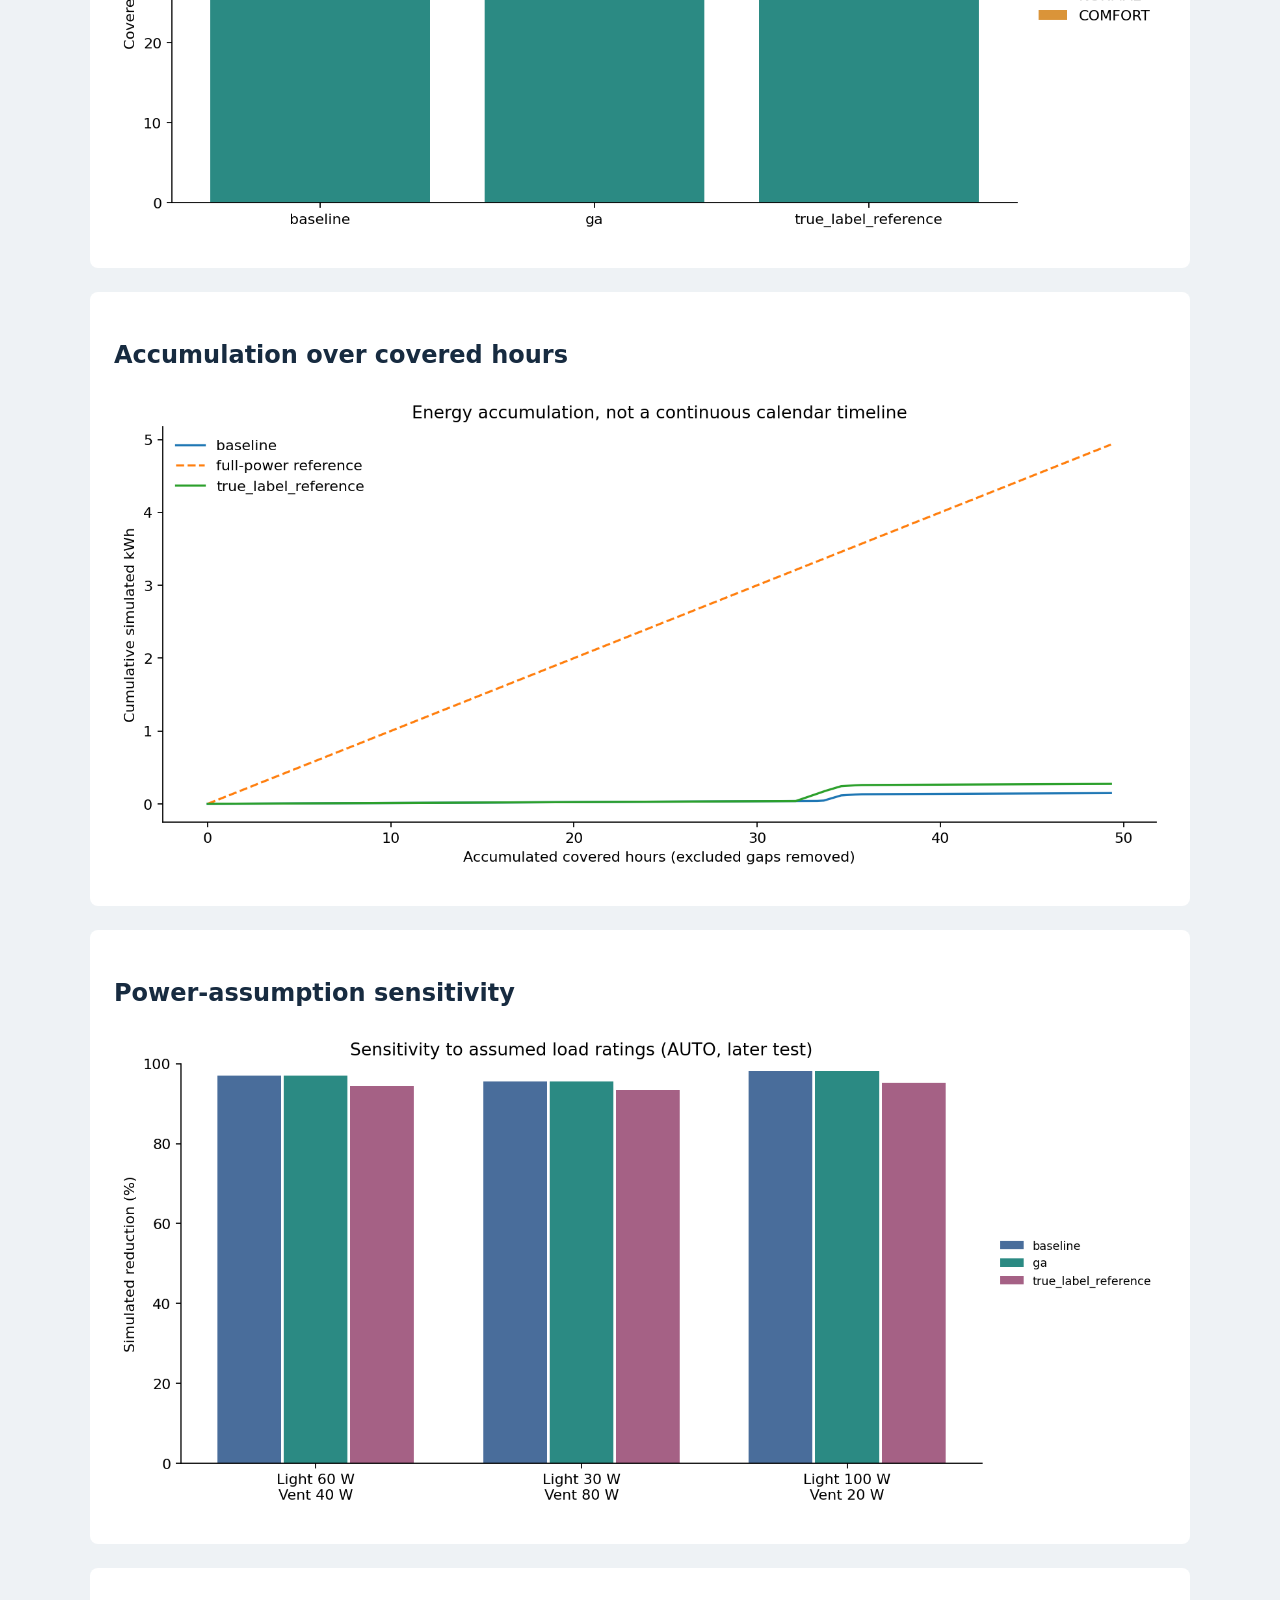
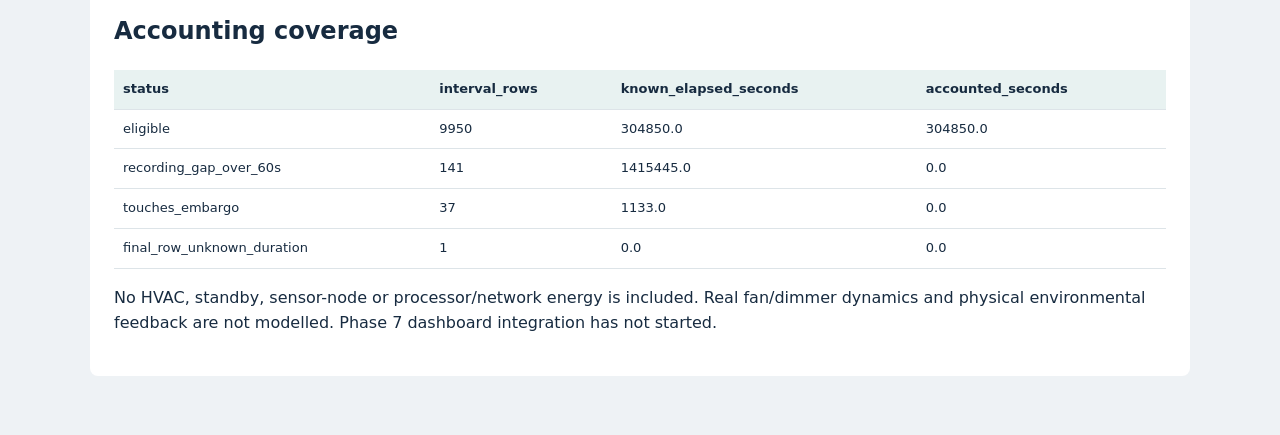
<file: outputs/phase6/report.html>
<!doctype html><html lang="en"><meta charset="utf-8"><meta name="viewport" content="width=device-width,initial-scale=1">
<title>SC Project: Phase 6</title><style>
body{background:#eef2f5;color:#172b40;font:16px/1.6 system-ui;margin:0}main{max-width:1100px;margin:auto;padding:35px 24px}
section{background:white;border-radius:8px;padding:24px;margin:24px 0}img{width:100%;height:auto}
table{border-collapse:collapse;width:100%;font-size:13px}td,th{padding:9px;border-bottom:1px solid #dde4e8;text-align:left}
th{background:#e8f2f1}.scroll{overflow:auto}a{color:#166e75}.note{border-left:4px solid #da9439;padding-left:18px}
</style><body><main><p>SOFT COMPUTING MINOR PROJECT / PHASE 6</p><h1>Simulated energy and adaptive modes</h1>
<section><h2>Declared loads: 60 W lighting + 40 W ventilation</h2><p>ECO, NORMAL and COMFORT adjust the
fuzzy requests. AUTO selects among them using explicit occupancy, temperature and CO2 rules.</p>
<p class="note">All energy is simulated. The full-power comparator is assumed, not measured.
Baseline AUTO requests zero lighting for 1.549 occupied hours in
covered test intervals. Do not treat withheld service as a demonstrated efficiency gain.</p>
<p>9,950 eligible intervals cover 84.681 hours.
Long gaps, embargo intervals and the unknown final duration are excluded.</p>
<p><a href="../../docs/phase6_notes.md">Methods and viva notes</a> /
<a href="../../config/phase6_energy.json">Power and mode assumptions</a> /
<a href="tables/interval_audit.csv">Interval audit</a></p></section>
<section><h2>AUTO comparison on identical later-test intervals</h2><div class="scroll"><table class="dataframe">
  <thead>
    <tr style="text-align: right;">
      <th>source</th>
      <th>covered_hours</th>
      <th>simulated_kwh</th>
      <th>full_power_reference_kwh</th>
      <th>simulated_reduction_percent</th>
      <th>occupied_zero_lighting_hours</th>
      <th>occupied_zero_lighting_percent</th>
    </tr>
  </thead>
  <tbody>
    <tr>
      <td>baseline</td>
      <td>49.30222</td>
      <td>0.14745</td>
      <td>4.93022</td>
      <td>97.00920</td>
      <td>1.54889</td>
      <td>62.53926</td>
    </tr>
    <tr>
      <td>ga</td>
      <td>49.30222</td>
      <td>0.14745</td>
      <td>4.93022</td>
      <td>97.00920</td>
      <td>1.54889</td>
      <td>62.53926</td>
    </tr>
    <tr>
      <td>true_label_reference</td>
      <td>49.30222</td>
      <td>0.27383</td>
      <td>4.93022</td>
      <td>94.44583</td>
      <td>0.00000</td>
      <td>0.00000</td>
    </tr>
  </tbody>
</table></div>
<p>True-label reference is counterfactual, not a deployable predictor or measured correct control.
Present data have already been explored; these are descriptive simulations.</p></section>
<section><h2>Later-test simulated energy</h2><img src="plots/energy_comparison.png" alt="Later-test simulated energy"></section><section><h2>Reduction against the assumed comparator</h2><img src="plots/simulated_reduction.png" alt="Reduction against the assumed comparator"></section><section><h2>Read energy together with occupancy errors</h2><img src="plots/occupied_zero_lighting.png" alt="Read energy together with occupancy errors"></section><section><h2>AUTO mode durations</h2><img src="plots/auto_modes.png" alt="AUTO mode durations"></section><section><h2>Accumulation over covered hours</h2><img src="plots/cumulative_energy.png" alt="Accumulation over covered hours"></section><section><h2>Power-assumption sensitivity</h2><img src="plots/power_sensitivity.png" alt="Power-assumption sensitivity"></section><section><h2>Accounting coverage</h2><table class="dataframe">
  <thead>
    <tr style="text-align: right;">
      <th>status</th>
      <th>interval_rows</th>
      <th>known_elapsed_seconds</th>
      <th>accounted_seconds</th>
    </tr>
  </thead>
  <tbody>
    <tr>
      <td>eligible</td>
      <td>9950</td>
      <td>304850.0</td>
      <td>304850.0</td>
    </tr>
    <tr>
      <td>recording_gap_over_60s</td>
      <td>141</td>
      <td>1415445.0</td>
      <td>0.0</td>
    </tr>
    <tr>
      <td>touches_embargo</td>
      <td>37</td>
      <td>1133.0</td>
      <td>0.0</td>
    </tr>
    <tr>
      <td>final_row_unknown_duration</td>
      <td>1</td>
      <td>0.0</td>
      <td>0.0</td>
    </tr>
  </tbody>
</table>
<p>No HVAC, standby, sensor-node or processor/network energy is included. Real fan/dimmer dynamics and
physical environmental feedback are not modelled. Phase 7 dashboard integration has not started.</p></section></main></body></html>
</file>
